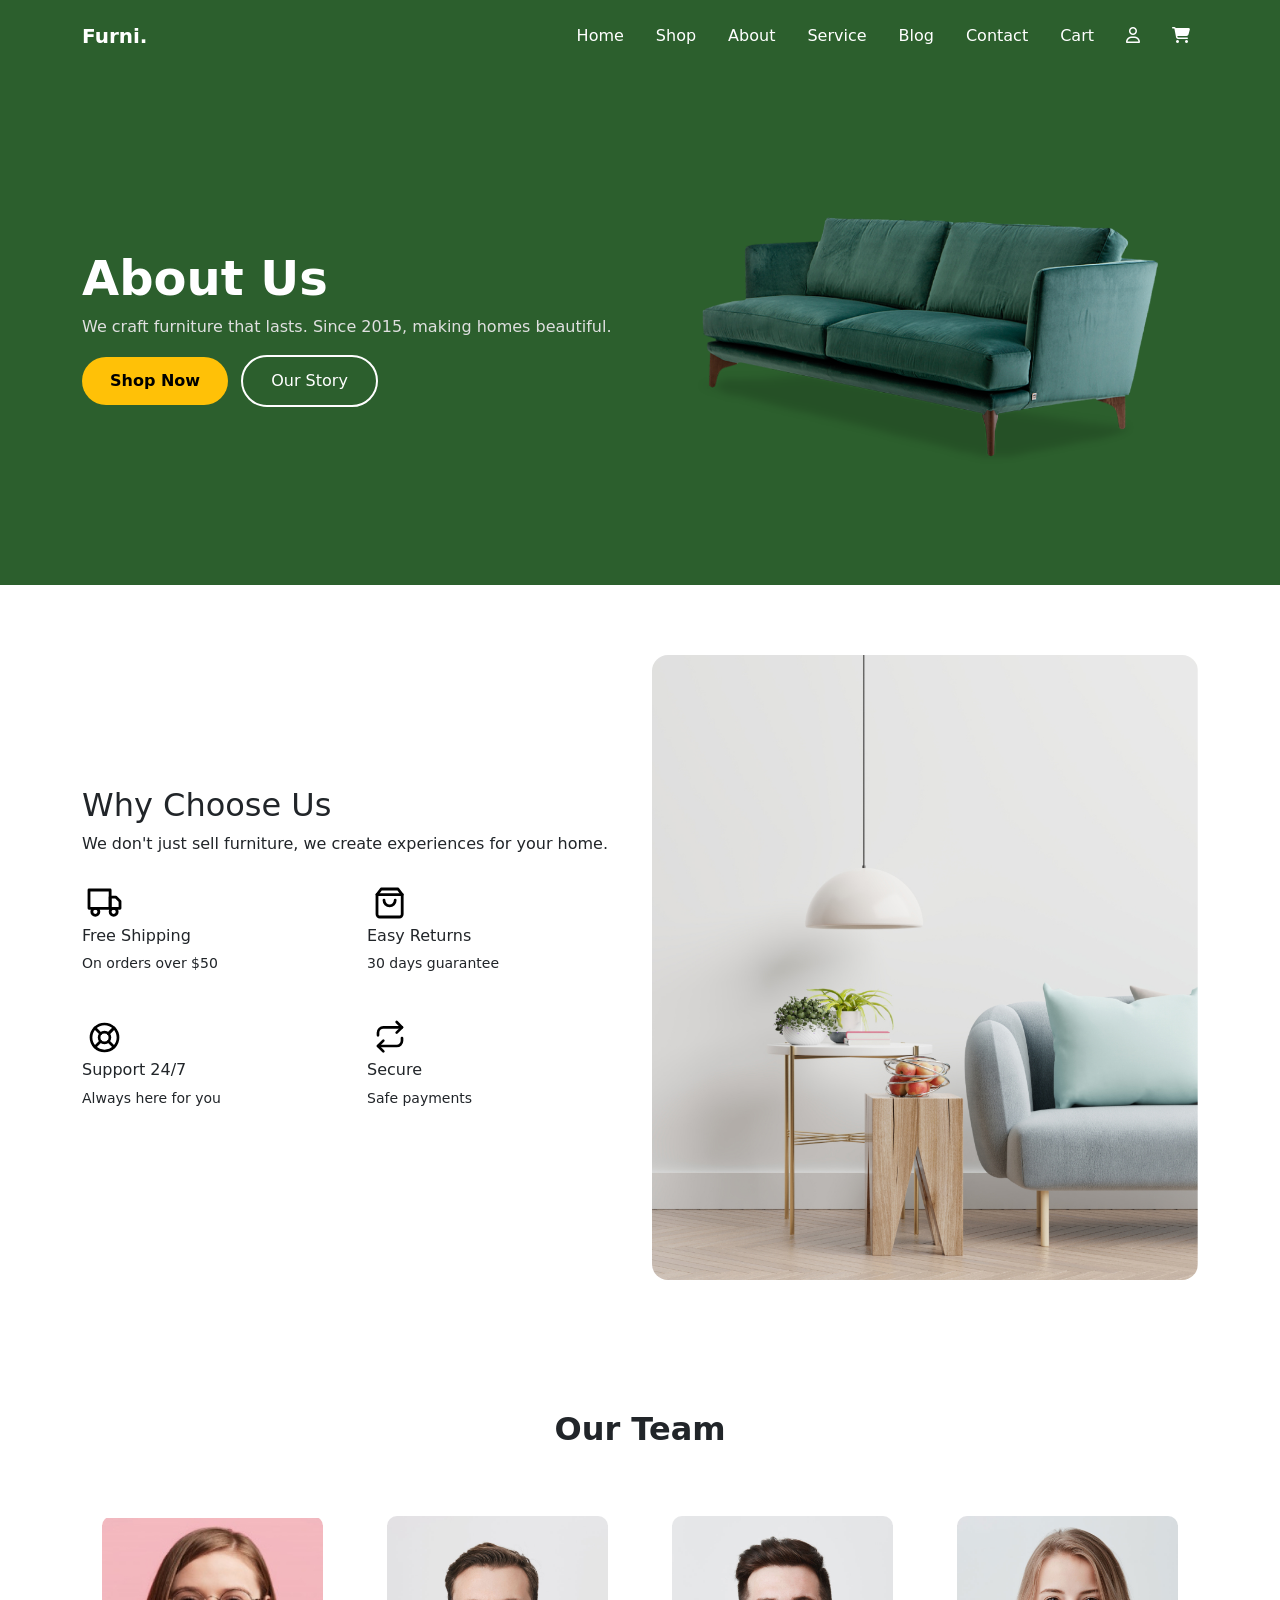
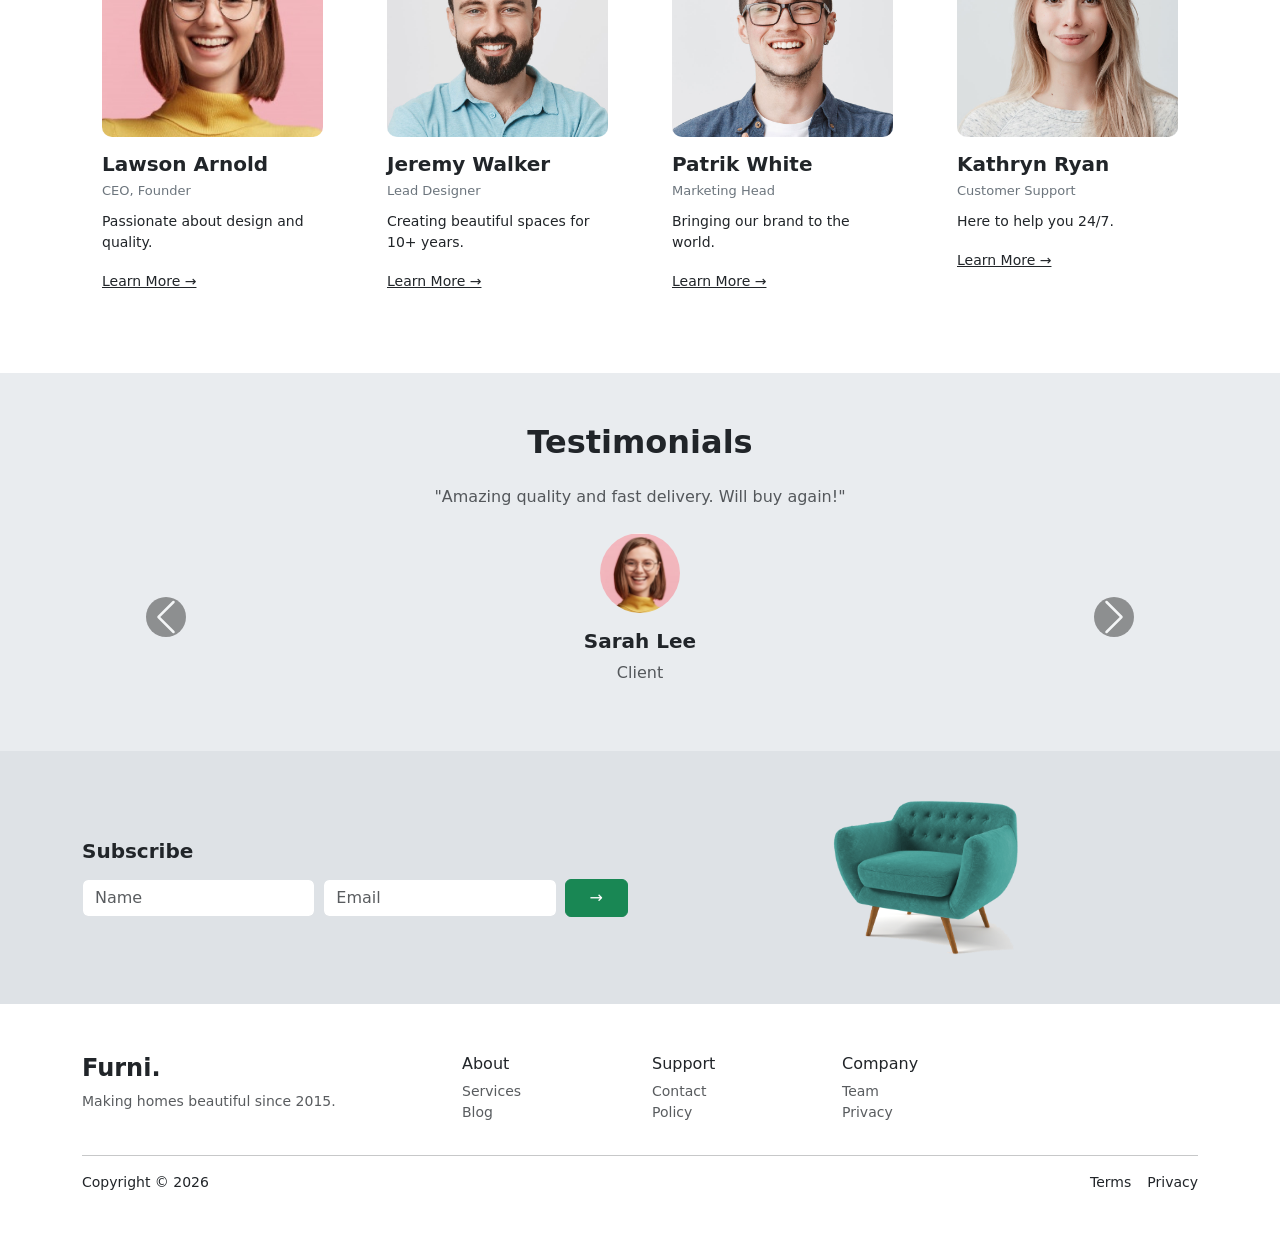
<file: about.html>
<!DOCTYPE html>
<html lang="en">
<head>
    <meta charset="UTF-8">
    <meta name="viewport" content="width=device-width, initial-scale=1.0">
    <title>Furni. - Premium Furniture</title>
    <link rel="stylesheet" href="https://cdnjs.cloudflare.com/ajax/libs/font-awesome/6.4.2/css/all.min.css">

    <link href="https://cdn.jsdelivr.net/npm/bootstrap@5.3.2/dist/css/bootstrap.min.css" rel="stylesheet">
    <link rel="stylesheet" href="style.css">
    
</head>
<body>
    <nav class="navbar navbar-expand-lg nv py-3">
        <div class="container">
            <a class="navbar-brand nb fw-bold" href="#">Furni.</a>
            <button class="navbar-toggler bg-light" type="button" data-bs-toggle="collapse" data-bs-target="#mnu">
                <span class="navbar-toggler-icon"></span>
            </button>
            <div class="collapse navbar-collapse" id="mnu">
                <ul class="navbar-nav ms-auto gap-3">
                    <li class="nav-item"><a class="nav-link nvl" href="index.html">Home</a></li>
                    <li class="nav-item"><a class="nav-link nvl" href="shop.html">Shop</a></li>
                    <li class="nav-item"><a class="nav-link nvl" href="about.html">About</a></li>
                    <li class="nav-item"><a class="nav-link nvl" href="service.html">Service</a></li>

                    <li class="nav-item"><a class="nav-link nvl" href="blog.html">Blog</a></li>
                    <li class="nav-item"><a class="nav-link nvl" href="contact.html">Contact</a></li>
                    <li class="nav-item"><a class="nav-link nvl" href="cart.html">Cart</a></li>
   <li class="nav-item"><a class="nav-link nvl" href="checkout.html"><i class="fa-regular fa-user"></i></a></li>          
   <li class="nav-item"><a class="nav-link nvl" href="order.html"><i class="fa-solid fa-cart-shopping"></i></a></li>                </ul>
   
            </div>
        </div>
    </nav>

    <section class="bnr">
        <div class="container">
            <div class="row align-items-center">
                <div class="col-lg-6">
                    <h1>About Us</h1>
                    <p>We craft furniture that lasts. Since 2015, making homes beautiful.</p>
                    <button class="btn1 me-2">Shop Now</button>
                    <button class="btn2">Our Story</button>
                </div>
                <div class="col-lg-6 text-center">
                    <img src="Images/couch.png" class="img-fluid" alt="sofa" style="max-width: 90%;">
                </div>
            </div>
        </div>
    </section>

    <section class="abt-feat">
        <div class="container">
            <div class="row align-items-center">
                <div class="col-lg-6">
                    <h2>Why Choose Us</h2>
                    <p class="mb-4">We don't just sell furniture, we create experiences for your home.</p>
                    <div class="row">
                        <div class="col-md-6 mb-4">
                            <div class=""><img src="Images/truck.svg" alt=""></div>
                            <h6>Free Shipping</h6>
                            <p class="small">On orders over $50</p>
                        </div>
                        <div class="col-md-6 mb-4">
                            <div class=""><img src="Images/bag.svg" alt=""></div>
                            <h6>Easy Returns</h6>
                            <p class="small">30 days guarantee</p>
                        </div>
                        <div class="col-md-6 mb-4">
                            <div class=""><img src="Images/support.svg" alt=""></div>
                            <h6>Support 24/7</h6>
                            <p class="small">Always here for you</p>
                        </div>
                        <div class="col-md-6 mb-4">
                            <div class=""><img src="Images/return.svg" alt=""></div>
                            <h6>Secure</h6>
                            <p class="small">Safe payments</p>
                        </div>
                    </div>
                </div>
                <div class="col-lg-6 text-center">
                    <img src="Images/why-choose-us-img.jpg" class="img-fluid rounded-4" alt="">
                </div>
            </div>
        </div>
    </section>

    <section class="tm">
        <div class="container">
            <h2 class="text-center mb-5 fw-bold">Our Team</h2>
            <div class="row g-4">
                <div class="col-md-6 col-lg-3">
                    <div class="tmcrd">
                        <img src="Images/person-1.jpg" alt="Lawson">
                        <h5 class="tmtl">Lawson Arnold</h5>
                        <p class="tmrl">CEO, Founder</p>
                        <p class="small">Passionate about design and quality.</p>
                        <a href="#" class="small text-dark">Learn More →</a>
                    </div>
                </div>
                <div class="col-md-6 col-lg-3">
                    <div class="tmcrd">
                        <img src="Images/person_2.jpg" alt="Jeremy">
                        <h5 class="tmtl">Jeremy Walker</h5>
                        <p class="tmrl">Lead Designer</p>
                        <p class="small">Creating beautiful spaces for 10+ years.</p>
                        <a href="#" class="small text-dark">Learn More →</a>
                    </div>
                </div>
                <div class="col-md-6 col-lg-3">
                    <div class="tmcrd">
                        <img src="Images/person_3.jpg" alt="Patrik">
                        <h5 class="tmtl">Patrik White</h5>
                        <p class="tmrl">Marketing Head</p>
                        <p class="small">Bringing our brand to the world.</p>
                        <a href="#" class="small text-dark">Learn More →</a>
                    </div>
                </div>
                <div class="col-md-6 col-lg-3">
                    <div class="tmcrd">
                        <img src="Images/person_4.jpg" alt="Kathryn">
                        <h5 class="tmtl">Kathryn Ryan</h5>
                        <p class="tmrl">Customer Support</p>
                        <p class="small">Here to help you 24/7.</p>
                        <a href="#" class="small text-dark">Learn More →</a>
                    </div>
                </div>
            </div>
        </div>
    </section>

    <section class="tst">
        <div class="container text-center">
            <h2 class="fw-bold mb-4">Testimonials</h2>
            <p class="text-muted mb-4">"Amazing quality and fast delivery. Will buy again!"</p>
            <div id="crl" class="carousel slide" data-bs-ride="carousel">
                <div class="carousel-inner">
                    <div class="carousel-item active">
                        <img src="Images/person-1.jpg" class="rounded-circle mb-3" width="80">
                        <h5 class="fw-bold">Sarah Lee</h5>
                        <p class="text-muted">Client</p>
                    </div>
                    <div class="carousel-item">
                        <img src="Images/person_2.jpg" class="rounded-circle mb-3" width="80">
                        <h5 class="fw-bold">Maria Jones</h5>
                        <p class="text-muted">Client</p>
                    </div>
                </div>
                <button class="carousel-control-prev" type="button" data-bs-target="#crl" data-bs-slide="prev">
                    <span class="carousel-control-prev-icon crl-prev"></span>
                </button>
                <button class="carousel-control-next" type="button" data-bs-target="#crl" data-bs-slide="next">
                    <span class="carousel-control-next-icon crl-next"></span>
                </button>
            </div>
        </div>
    </section>

    <section class="nl">
        <div class="container">
            <div class="row align-items-center">
                <div class="col-md-6">
                    <h5 class="fw-bold mb-3">Subscribe</h5>
                    <div class="d-flex gap-2">
                        <input type="text" class="form-control" placeholder="Name">
                        <input type="email" class="form-control" placeholder="Email">
                        <button class="btn btn-success px-4">→</button>
                    </div>
                </div>
                <div class="col-md-6 text-center">
                    <img src="Images/sofa.png" width="200">
                </div>
            </div>
        </div>
    </section>

    <footer class="ftr">
        <div class="container">
            <div class="row">
                <div class="col-md-4">
                    <h4 class="fw-bold">Furni.</h4>
                    <p class="text-muted small">Making homes beautiful since 2015.</p>
                </div>
                <div class="col-md-2"><h6>About</h6><ul class="list-unstyled text-muted small"><li>Services</li><li>Blog</li></ul></div>
                <div class="col-md-2"><h6>Support</h6><ul class="list-unstyled text-muted small"><li>Contact</li><li>Policy</li></ul></div>
                <div class="col-md-2"><h6>Company</h6><ul class="list-unstyled text-muted small"><li>Team</li><li>Privacy</li></ul></div>
            </div>
            <hr>
            <div class="d-flex justify-content-between small">
                <span>Copyright © 2026</span>
                <div><span class="me-3">Terms</span><span>Privacy</span></div>
            </div>
        </div>
    </footer>

    <script src="https://cdn.jsdelivr.net/npm/bootstrap@5.3.2/dist/js/bootstrap.bundle.min.js"></script>
</body>
</html>
</file>
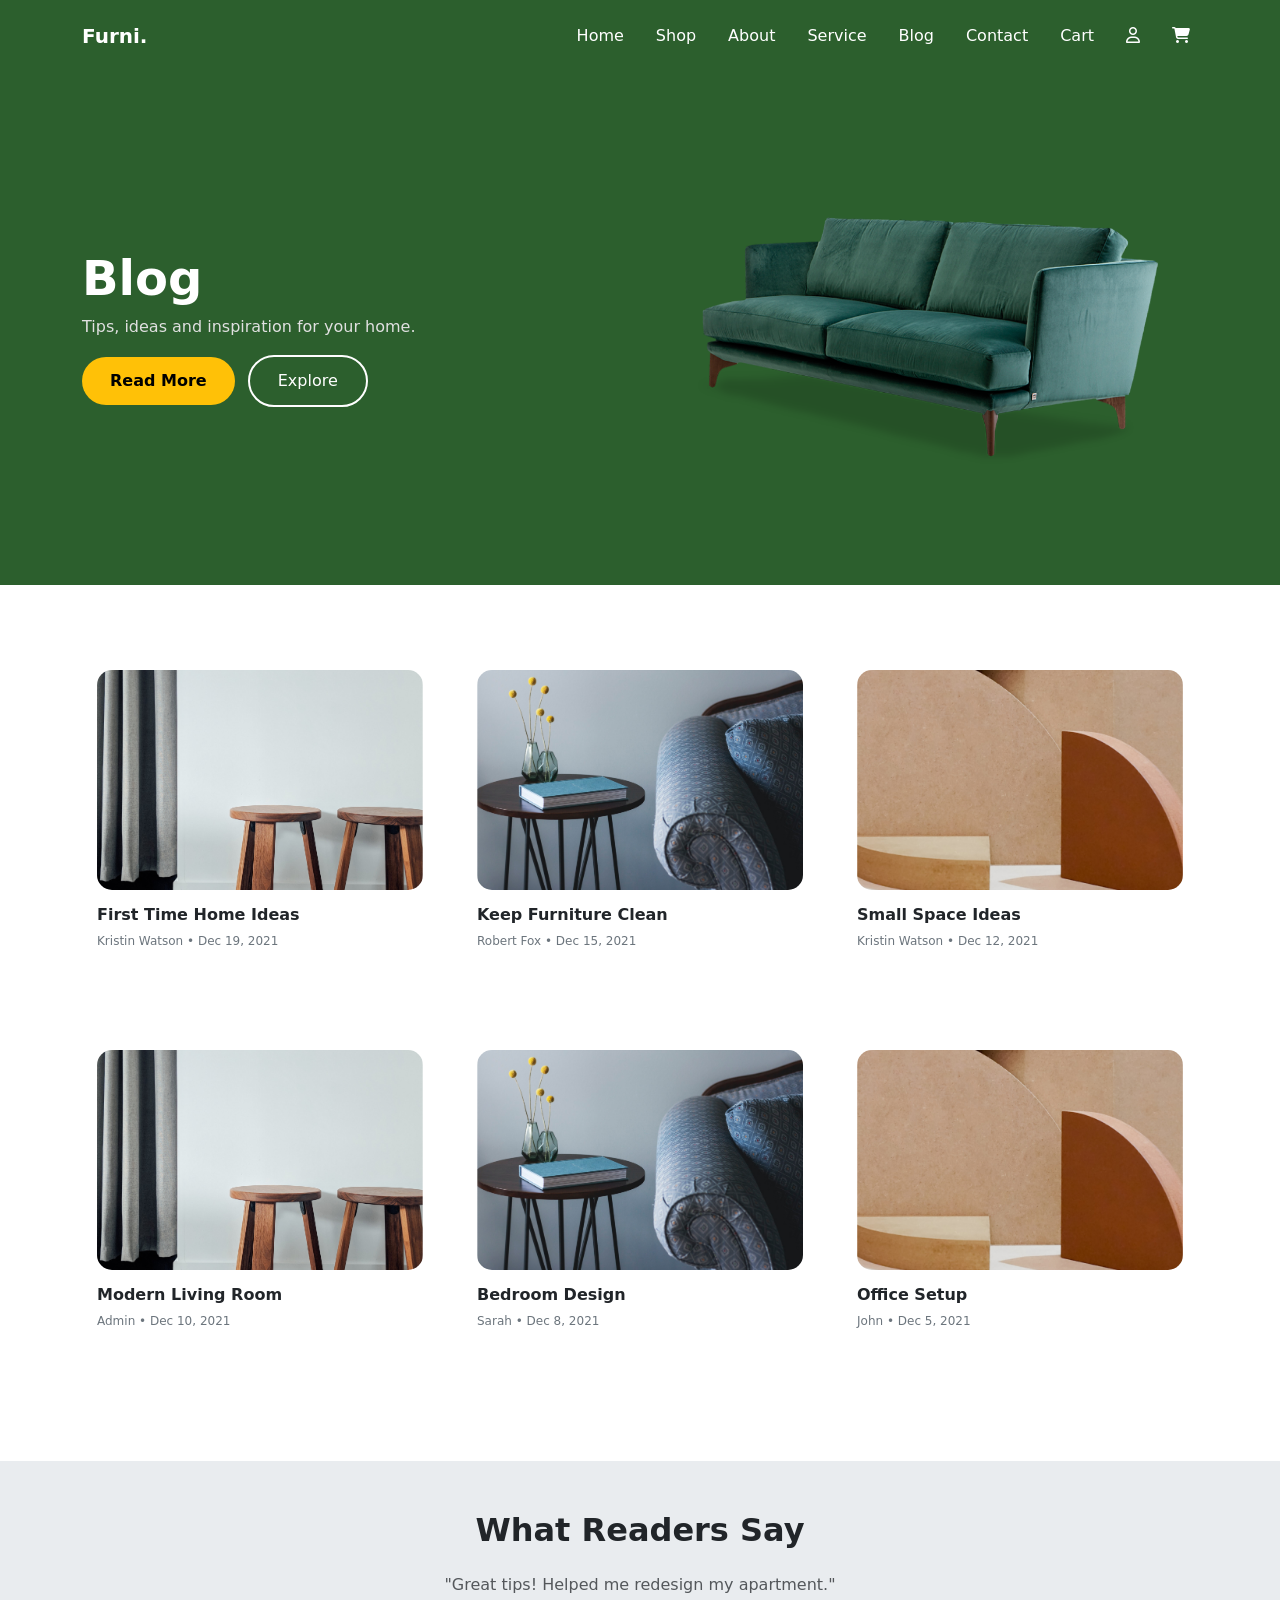
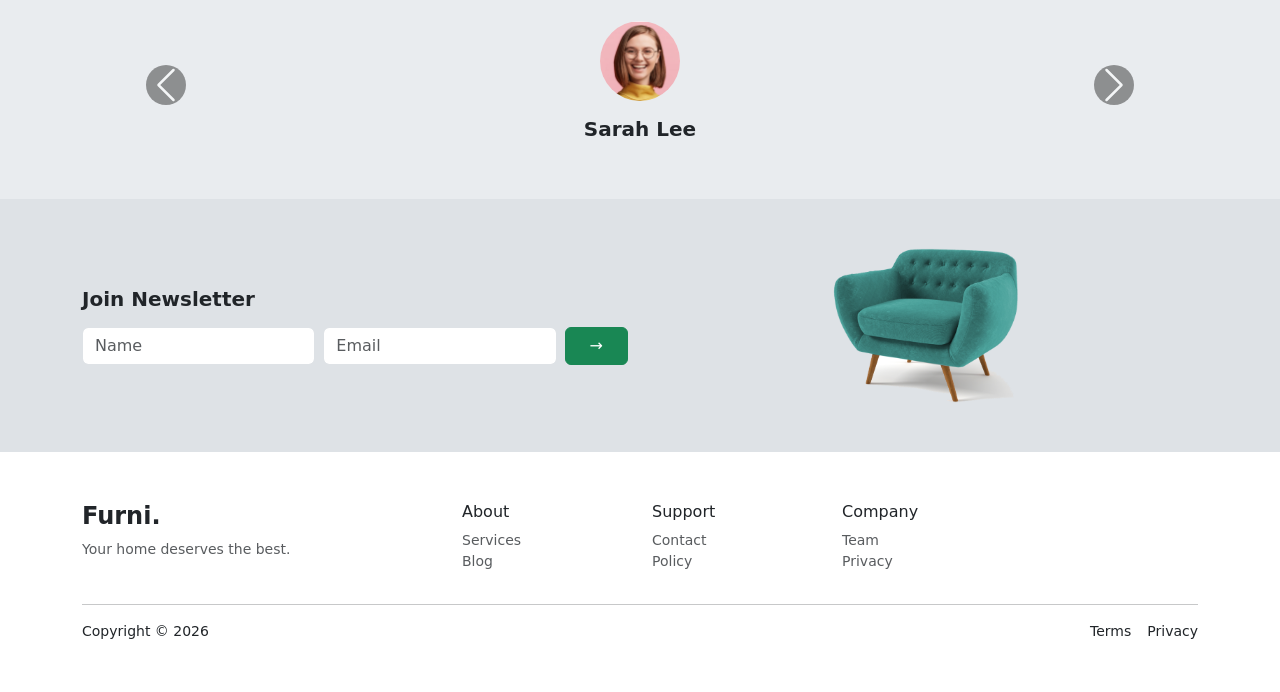
<file: blog.html>
<!DOCTYPE html>
<html lang="en">
<head>
    <meta charset="UTF-8">
    <meta name="viewport" content="width=device-width, initial-scale=1.0">
    <title>Furni - Premium Furniture</title>
    <link rel="stylesheet" href="https://cdnjs.cloudflare.com/ajax/libs/font-awesome/6.4.2/css/all.min.css">

    <link href="https://cdn.jsdelivr.net/npm/bootstrap@5.3.2/dist/css/bootstrap.min.css" rel="stylesheet">
    <link rel="stylesheet" href="style.css">
</head>
<body>
    <nav class="navbar navbar-expand-lg nv py-3">
        <div class="container">
            <a class="navbar-brand nb fw-bold" href="#">Furni.</a>
            <button class="navbar-toggler bg-light" type="button" data-bs-toggle="collapse" data-bs-target="#mnu">
                <span class="navbar-toggler-icon"></span>
            </button>
            <div class="collapse navbar-collapse" id="mnu">
                <ul class="navbar-nav ms-auto gap-3">
                    <li class="nav-item"><a class="nav-link nvl" href="index.html">Home</a></li>
                    <li class="nav-item"><a class="nav-link nvl" href="shop.html">Shop</a></li>
                    <li class="nav-item"><a class="nav-link nvl" href="about.html">About</a></li>
                    <li class="nav-item"><a class="nav-link nvl" href="service.html">Service</a></li>

                    <li class="nav-item"><a class="nav-link nvl" href="blog.html">Blog</a></li>
                    <li class="nav-item"><a class="nav-link nvl" href="contact.html">Contact</a></li>
                    <li class="nav-item"><a class="nav-link nvl" href="cart.html">Cart</a></li>
   <li class="nav-item"><a class="nav-link nvl" href="checkout.html"><i class="fa-regular fa-user"></i></a></li>              
      <li class="nav-item"><a class="nav-link nvl" href="order.html"><i class="fa-solid fa-cart-shopping"></i></a></li>                </ul>

            </div>
        </div>
    </nav>

    <section class="bnr">
        <div class="container">
            <div class="row align-items-center">
                <div class="col-lg-6">
                    <h1> Blog</h1>
                    <p>Tips, ideas and inspiration for your home.</p>
                    <button class="btn1 me-2">Read More</button>
                    <button class="btn2">Explore</button>
                </div>
                <div class="col-lg-6 text-center">
                    <img src="Images/couch.png" class="img-fluid" alt="sofa" style="max-width: 90%;">
                </div>
            </div>
        </div>
    </section>

    <section class="blg-sec">
        <div class="container">
            <div class="row g-4">
                <div class="col-md-6 col-lg-4">
                    <div class="blgcrd">
                        <img src="Images/post-1.jpg" class="blgimg">
                        <h5 class="blgttl">First Time Home Ideas</h5>
                        <p class="blgdt">Kristin Watson • Dec 19, 2021</p>
                    </div>
                </div>
                <div class="col-md-6 col-lg-4">
                    <div class="blgcrd">
                        <img src="Images/post-2.jpg" class="blgimg">
                        <h5 class="blgttl">Keep Furniture Clean</h5>
                        <p class="blgdt">Robert Fox • Dec 15, 2021</p>
                    </div>
                </div>
                <div class="col-md-6 col-lg-4">
                    <div class="blgcrd">
                        <img src="Images/post-3.jpg" class="blgimg">
                        <h5 class="blgttl">Small Space Ideas</h5>
                        <p class="blgdt">Kristin Watson • Dec 12, 2021</p>
                    </div>
                </div>
                <div class="col-md-6 col-lg-4">
                    <div class="blgcrd">
                        <img src="Images/post-1.jpg" class="blgimg">
                        <h5 class="blgttl">Modern Living Room</h5>
                        <p class="blgdt">Admin • Dec 10, 2021</p>
                    </div>
                </div>
                <div class="col-md-6 col-lg-4">
                    <div class="blgcrd">
                        <img src="Images/post-2.jpg" class="blgimg">
                        <h5 class="blgttl">Bedroom Design</h5>
                        <p class="blgdt">Sarah • Dec 8, 2021</p>
                    </div>
                </div>
                <div class="col-md-6 col-lg-4">
                    <div class="blgcrd">
                        <img src="Images/post-3.jpg" class="blgimg">
                        <h5 class="blgttl">Office Setup</h5>
                        <p class="blgdt">John • Dec 5, 2021</p>
                    </div>
                </div>
            </div>
        </div>
    </section>

    <section class="tst">
        <div class="container text-center">
            <h2 class="fw-bold mb-4">What Readers Say</h2>
            <p class="text-muted mb-4">"Great tips! Helped me redesign my apartment."</p>
            <div id="crl" class="carousel slide" data-bs-ride="carousel">
                <div class="carousel-inner">
                    <div class="carousel-item active">
                        <img src="Images/person-1.jpg" class="rounded-circle mb-3" width="80">
                        <h5 class="fw-bold">Sarah Lee</h5>
                    </div>
                    <div class="carousel-item">
                        <img src="Images/person_2.jpg" class="rounded-circle mb-3" width="80">
                        <h5 class="fw-bold">Maria Jones</h5>
                    </div>
                </div>
                <button class="carousel-control-prev" type="button" data-bs-target="#crl" data-bs-slide="prev">
                    <span class="carousel-control-prev-icon crl-prev"></span>
                </button>
                <button class="carousel-control-next" type="button" data-bs-target="#crl" data-bs-slide="next">
                    <span class="carousel-control-next-icon crl-next"></span>
                </button>
            </div>
        </div>
    </section>

    <section class="nl">
        <div class="container">
            <div class="row align-items-center">
                <div class="col-md-6">
                    <h5 class="fw-bold mb-3">Join Newsletter</h5>
                    <div class="d-flex gap-2">
                        <input type="text" class="form-control" placeholder="Name">
                        <input type="email" class="form-control" placeholder="Email">
                        <button class="btn btn-success px-4">→</button>
                    </div>
                </div>
                <div class="col-md-6 text-center">
                    <img src="Images/sofa.png" width="200">
                </div>
            </div>
        </div>
    </section>

    <footer class="ftr">
        <div class="container">
            <div class="row">
                <div class="col-md-4">
                    <h4 class="fw-bold">Furni.</h4>
                    <p class="text-muted small">Your home deserves the best.</p>
                </div>
                <div class="col-md-2"><h6>About</h6><ul class="list-unstyled text-muted small"><li>Services</li><li>Blog</li></ul></div>
                <div class="col-md-2"><h6>Support</h6><ul class="list-unstyled text-muted small"><li>Contact</li><li>Policy</li></ul></div>
                <div class="col-md-2"><h6>Company</h6><ul class="list-unstyled text-muted small"><li>Team</li><li>Privacy</li></ul></div>
            </div>
            <hr>
            <div class="d-flex justify-content-between small">
                <span>Copyright © 2026</span>
                <div><span class="me-3">Terms</span><span>Privacy</span></div>
            </div>
        </div>
    </footer>

    <script src="https://cdn.jsdelivr.net/npm/bootstrap@5.3.2/dist/js/bootstrap.bundle.min.js"></script>
</body>
</html>
</file>
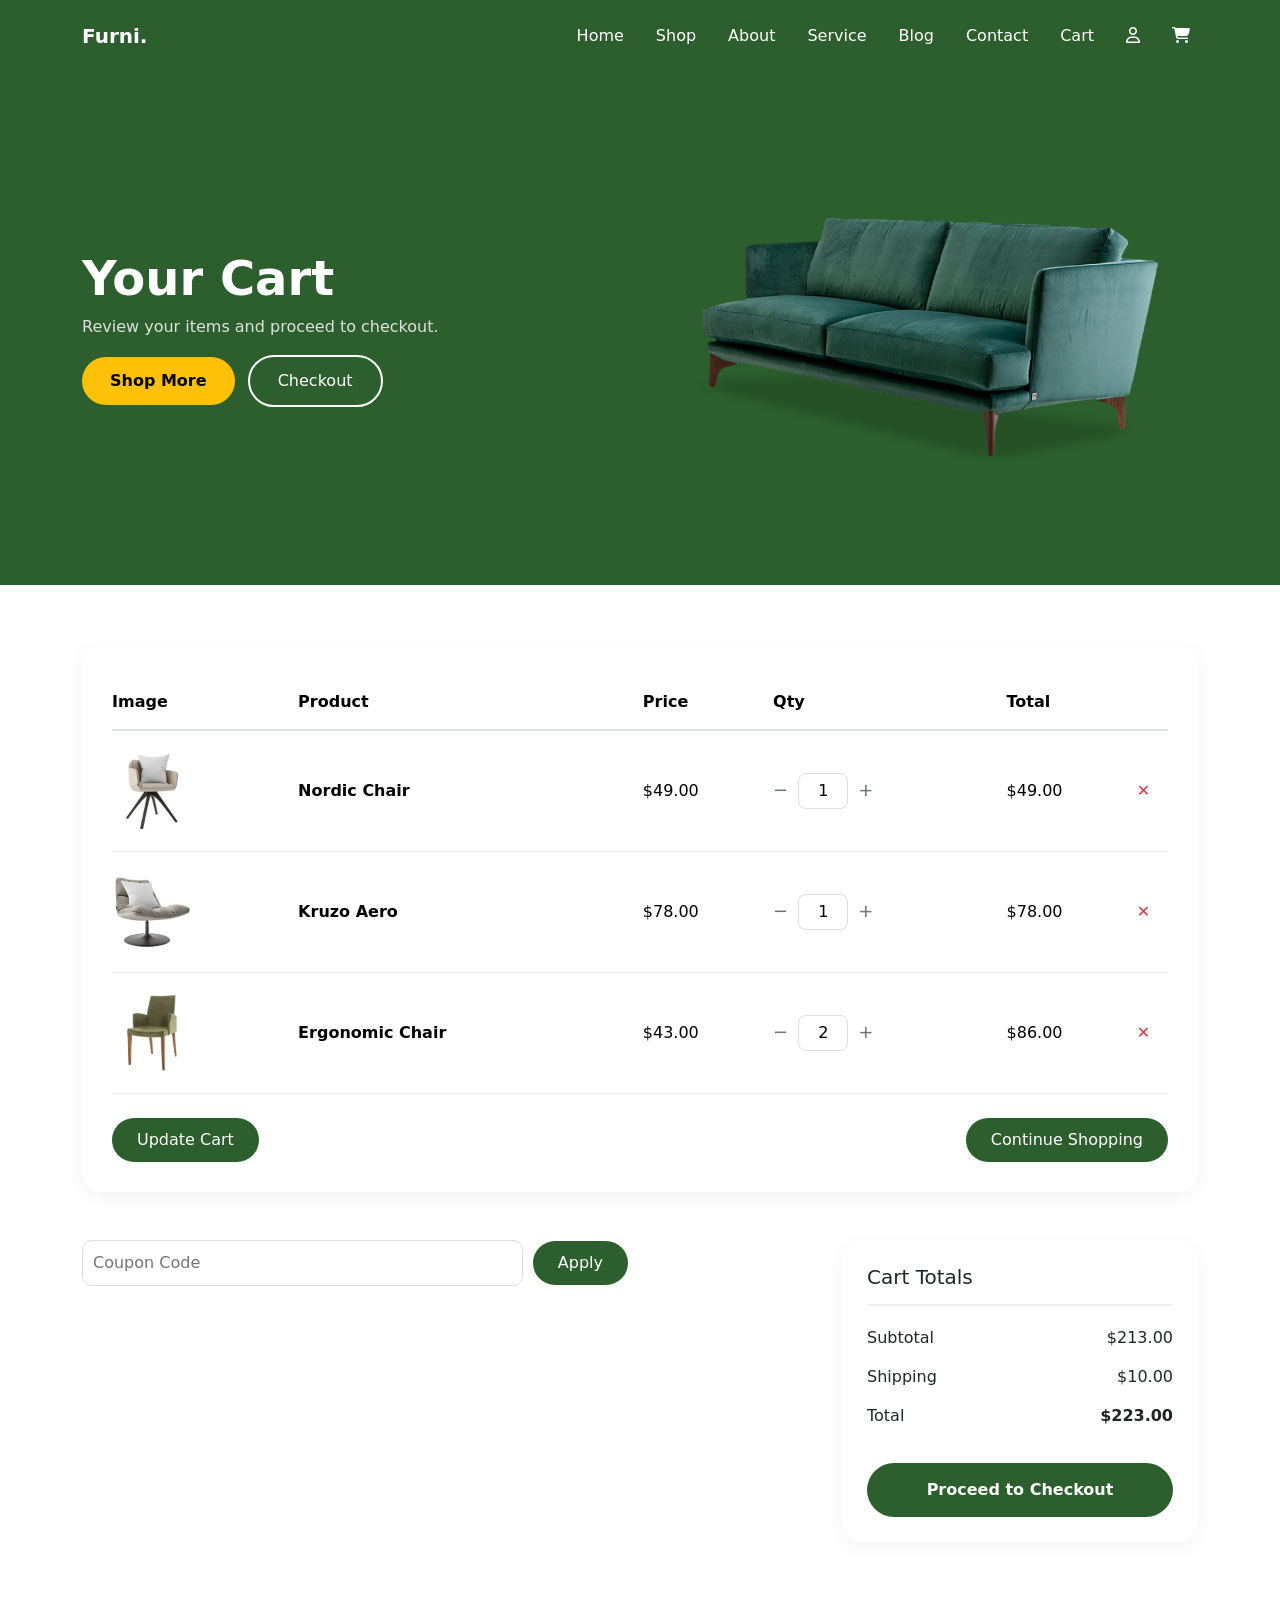
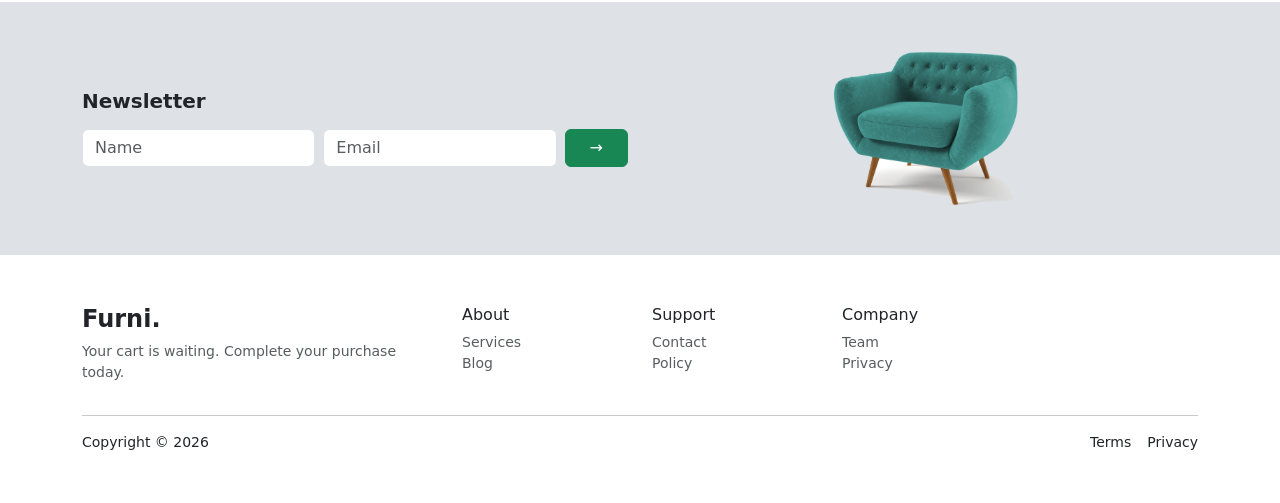
<file: cart.html>
<!DOCTYPE html>
<html lang="en">

<head>
    <meta charset="UTF-8">
    <meta name="viewport" content="width=device-width, initial-scale=1.0">
    <title>Furni - Premium Furniture</title>
    <link rel="stylesheet" href="https://cdnjs.cloudflare.com/ajax/libs/font-awesome/6.4.2/css/all.min.css">

    <link href="https://cdn.jsdelivr.net/npm/bootstrap@5.3.2/dist/css/bootstrap.min.css" rel="stylesheet">
    <link rel="stylesheet" href="style.css">
</head>

<body>
    <nav class="navbar navbar-expand-lg nv py-3">
        <div class="container">
            <a class="navbar-brand nb fw-bold" href="#">Furni.</a>
            <button class="navbar-toggler bg-light" type="button" data-bs-toggle="collapse" data-bs-target="#mnu">
                <span class="navbar-toggler-icon"></span>
            </button>
            <div class="collapse navbar-collapse" id="mnu">
                <ul class="navbar-nav ms-auto gap-3">
                    <li class="nav-item"><a class="nav-link nvl" href="index.html">Home</a></li>
                    <li class="nav-item"><a class="nav-link nvl" href="shop.html">Shop</a></li>
                    <li class="nav-item"><a class="nav-link nvl" href="about.html">About</a></li>
                    <li class="nav-item"><a class="nav-link nvl" href="service.html">Service</a></li>

                    <li class="nav-item"><a class="nav-link nvl" href="blog.html">Blog</a></li>
                    <li class="nav-item"><a class="nav-link nvl" href="contact.html">Contact</a></li>
                    <li class="nav-item"><a class="nav-link nvl" href="cart.html">Cart</a></li>
   <li class="nav-item"><a class="nav-link nvl" href="checkout.html"><i class="fa-regular fa-user"></i></a></li>     
   <li class="nav-item"><a class="nav-link nvl" href="order.html"><i class="fa-solid fa-cart-shopping"></i></a></li>                </ul>

            </div>
        </div>
    </nav>

    <section class="bnr">
        <div class="container">
            <div class="row align-items-center">
                <div class="col-lg-6">
                    <h1>Your Cart</h1>
                    <p>Review your items and proceed to checkout.</p>
                    <button class="btn1 me-2">Shop More</button>
                    <button class="btn2">Checkout</button>
                </div>
                <div class="col-lg-6 text-center">
                    <img src="Images/couch.png" class="img-fluid" alt="sofa" style="max-width: 90%;">
                </div>
            </div>
        </div>
    </section>

    <section class="crt-sec">
        <div class="container">
            <div class="crtbl">
                <table class="table">
                    <thead>
                        <tr>
                            <th>Image</th>
                            <th>Product</th>
                            <th>Price</th>
                            <th>Qty</th>
                            <th>Total</th>
                            <th></th>
                        </tr>
                    </thead>
                    <tbody>
                        <tr>
                            <td><img src="Images/product-1.png" class="prdimg"></td>
                            <td class="fw-bold">Nordic Chair</td>
                            <td>$49.00</td>
                            <td>
                                <span class="qtybtn">−</span>
                                <input type="text" class="qty" value="1">
                                <span class="qtybtn">+</span>
                            </td>
                            <td>$49.00</td>
                            <td><span class="rmv">✕</span></td>
                        </tr>
                        <tr>
                            <td><img src="Images/product-2.png" class="prdimg"></td>
                            <td class="fw-bold">Kruzo Aero</td>
                            <td>$78.00</td>
                            <td>
                                <span class="qtybtn">−</span>
                                <input type="text" class="qty" value="1">
                                <span class="qtybtn">+</span>
                            </td>
                            <td>$78.00</td>
                            <td><span class="rmv">✕</span></td>
                        </tr>
                        <tr>
                            <td><img src="Images/product-3.png" class="prdimg"></td>
                            <td class="fw-bold">Ergonomic Chair</td>
                            <td>$43.00</td>
                            <td>
                                <span class="qtybtn">−</span>
                                <input type="text" class="qty" value="2">
                                <span class="qtybtn">+</span>
                            </td>
                            <td>$86.00</td>
                            <td><span class="rmv">✕</span></td>
                        </tr>
                    </tbody>
                </table>

                <div class="d-flex justify-content-between mt-4">
                    <button class="btndark">Update Cart</button>
                    <button class="btndark">Continue Shopping</button>
                </div>
            </div>

            <div class="row mt-5">
                <div class="col-md-6">
                    <div class="coupn">
                        <input type="text" placeholder="Coupon Code">
                        <button class="btndark">Apply</button>
                    </div>
                </div>
                <div class="col-md-4 offset-md-2">
                    <div class="totalbx">
                        <h5>Cart Totals</h5>
                        <div class="totalrow">
                            <span>Subtotal</span>
                            <span>$213.00</span>
                        </div>
                        <div class="totalrow">
                            <span>Shipping</span>
                            <span>$10.00</span>
                        </div>
                        <div class="totalrow">
                            <span>Total</span>
                            <span class="fw-bold">$223.00</span>
                        </div>
                        <button class="btnchk">Proceed to Checkout</button>
                    </div>
                </div>
            </div>
        </div>
    </section>

    <section class="nl">
        <div class="container">
            <div class="row align-items-center">
                <div class="col-md-6">
                    <h5 class="fw-bold mb-3">Newsletter</h5>
                    <div class="d-flex gap-2">
                        <input type="text" class="form-control" placeholder="Name">
                        <input type="email" class="form-control" placeholder="Email">
                        <button class="btn btn-success px-4">→</button>
                    </div>
                </div>
                <div class="col-md-6 text-center">
                    <img src="Images/sofa.png" width="200">
                </div>
            </div>
        </div>
    </section>

    <footer class="ftr">
        <div class="container">
            <div class="row">
                <div class="col-md-4">
                    <h4 class="fw-bold">Furni.</h4>
                    <p class="text-muted small">Your cart is waiting. Complete your purchase today.</p>
                </div>
                <div class="col-md-2">
                    <h6>About</h6>
                    <ul class="list-unstyled text-muted small">
                        <li>Services</li>
                        <li>Blog</li>
                    </ul>
                </div>
                <div class="col-md-2">
                    <h6>Support</h6>
                    <ul class="list-unstyled text-muted small">
                        <li>Contact</li>
                        <li>Policy</li>
                    </ul>
                </div>
                <div class="col-md-2">
                    <h6>Company</h6>
                    <ul class="list-unstyled text-muted small">
                        <li>Team</li>
                        <li>Privacy</li>
                    </ul>
                </div>
            </div>
            <hr>
            <div class="d-flex justify-content-between small">
                <span>Copyright © 2026</span>
                <div><span class="me-3">Terms</span><span>Privacy</span></div>
            </div>
        </div>
    </footer>

    <script src="https://cdn.jsdelivr.net/npm/bootstrap@5.3.2/dist/js/bootstrap.bundle.min.js"></script>
</body>

</html>
</file>
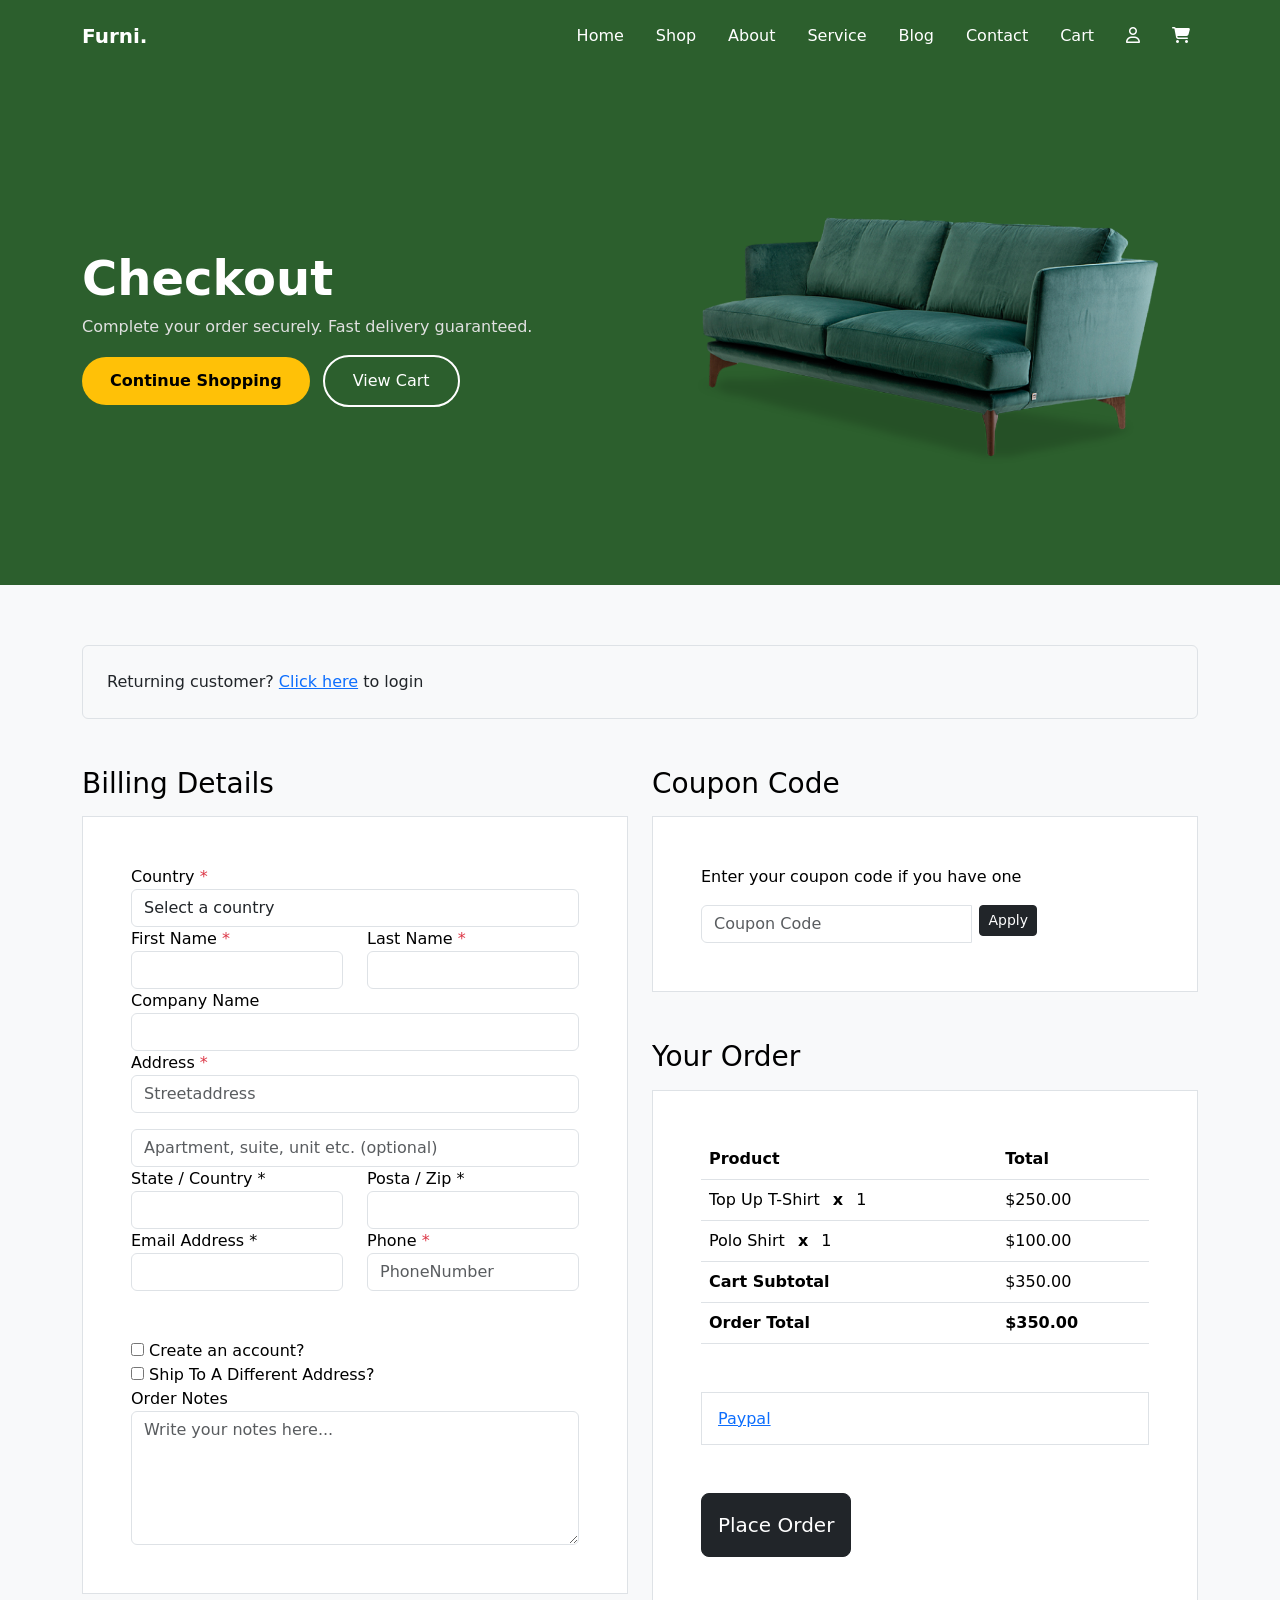
<file: checkout.html>
<!DOCTYPE html>
<html lang="en">
<head>
    <meta charset="UTF-8">
    <meta name="viewport" content="width=device-width, initial-scale=1.0">
    <title>Furni - Premium Furniture</title>
    <link rel="stylesheet" href="https://cdnjs.cloudflare.com/ajax/libs/font-awesome/6.4.2/css/all.min.css">
  
    <link href="https://cdn.jsdelivr.net/npm/bootstrap@5.3.2/dist/css/bootstrap.min.css" rel="stylesheet">
    <link rel="stylesheet" href="style.css">
    
</head>
<body>
    <nav class="navbar navbar-expand-lg nv py-3">
        <div class="container">
            <a class="navbar-brand nb fw-bold" href="#">Furni.</a>
            <button class="navbar-toggler bg-light" type="button" data-bs-toggle="collapse" data-bs-target="#mnu">
                <span class="navbar-toggler-icon"></span>
            </button>
            <div class="collapse navbar-collapse" id="mnu">
                <ul class="navbar-nav ms-auto gap-3">
                    <li class="nav-item"><a class="nav-link nvl" href="index.html">Home</a></li>
                    <li class="nav-item"><a class="nav-link nvl" href="shop.html">Shop</a></li>
                    <li class="nav-item"><a class="nav-link nvl" href="about.html">About</a></li>
                    <li class="nav-item"><a class="nav-link nvl" href="service.html">Service</a></li>

                    <li class="nav-item"><a class="nav-link nvl" href="blog.html">Blog</a></li>
                    <li class="nav-item"><a class="nav-link nvl" href="contact.html">Contact</a></li>
                    <li class="nav-item"><a class="nav-link nvl" href="cart.html">Cart</a></li>
   <li class="nav-item"><a class="nav-link nvl" href="checkout.html"><i class="fa-regular fa-user"></i></a></li>           

   <li class="nav-item"><a class="nav-link nvl" href="order.html"><i class="fa-solid fa-cart-shopping"></i></a></li>                </ul>
               
            </div>
        </div>
    </nav>
     <section class="bnr">
        <div class="container">
            <div class="row align-items-center">
                <div class="col-lg-6">
                    <h1>Checkout</h1>
                    <p>Complete your order securely. Fast delivery guaranteed.</p>
                    <button class="btn1 me-2">Continue Shopping</button>
                    <button class="btn2">View Cart</button>
                </div>
                <div class="col-lg-6 text-center">
                    <img src="Images/couch.png" class="img-fluid" alt="sofa" style="max-width: 90%;">
                </div>
            </div>
        </div>
    </section>
    <div class="untree_co-section">
<div class="container">
<div class="row mb-5">
<div class="col-md-12">
<div class="border p-4 rounded" role="alert">
Returning customer? <a href="#">Click here</a> to login
</div>
</div>
</div>
<div class="row">
<div class="col-md-6 mb-5 mb-md-0">
<h2 class="h3 mb-3 text-black">Billing Details</h2>
<div class="p-3 p-lg-5 border bg-white">
<div>
<label for="c_country" class="text-black">Country <span class="text-danger">*</span></label>
<select id="c_country" class="form-control">
<option value="1">Select a country</option>
<option value="2">Egypt</option>
<option value="3">Saudi Arabia</option>
<option value="4">Qatar</option>
<option value="5">Libya</option>
<option value="6">Lebanon</option>
<option value="7">Iraq</option>
<option value="8">Jordan</option>
<option value="9">Morocco</option>
</select>
</div>
<div class="row">
<div class="col-md-6">
<label for="c_fname" class="text-black">First Name <span class="text-danger">*</span></label>
<input type="text" class="form-control" id="c_fname" name="c_fname">
</div>
<div class="col-md-6">
<label for="c_lname" class="text-black">Last Name <span class="text-danger">*</span></label>
<input type="text" class="form-control" id="c_lname" name="c_lname">
</div>
</div>
<div class="row">
<div class="col-md-12">
<label for="c_companyname" class="text-black">Company Name</label>
<input type="text" class="form-control" id="c_companyname" name="c_companyname">
</div>
</div>
<div class="row">
<div class="col-md-12">
<label for="c_address" class="text-black">Address <span class="text-danger">*</span></label>
<input type="text" class="form-control" id="c_address" name="c_address" placeholder="Street
address">
</div>
</div>
<div class="mt-3">
<input type="text" class="form-control" placeholder="Apartment, suite, unit etc. (optional)">
</div>
<div class="row">
<div class="col-md-6">

<label for="c_state_country" class="text-black">State / Country <span class="text-
danger">*</span></label>

<input type="text" class="form-control" id="c_state_country" name="c_state_country">
</div>
<div class="col-md-6">

<label for="c_postal_zip" class="text-black">Posta / Zip <span class="text-
danger">*</span></label>

<input type="text" class="form-control" id="c_postal_zip" name="c_postal_zip">
</div>
</div>

<div class="row mb-5">
<div class="col-md-6">

<label for="c_email_address" class="text-black">Email Address <span class="text-
danger">*</span></label>

<input type="text" class="form-control" id="c_email_address" name="c_email_address">
</div>
<div class="col-md-6">
<label for="c_phone" class="text-black">Phone <span class="text-danger">*</span></label>
<input type="text" class="form-control" id="c_phone" name="c_phone" placeholder="Phone
Number">
</div>
</div>
<div>
<label for="c_create_account" class="text-black" data-bs-toggle="collapse"
href="#create_an_account" role="button" aria-expanded="false" aria-controls="create_an_account">
<input type="checkbox" value="1" id="c_create_account"> Create an account?
</label>
<div class="collapse" id="create_an_account">
<div class="py-2 mb-4">
<p class="mb-3">Create an account by entering the information below. If you are a returning
customer please login at the top of the page.</p>
<div>
<label for="c_account_password" class="text-black">Account Password</label>
<input type="email" class="form-control" id="c_account_password"
name="c_account_password">
</div>
</div>
</div>
</div>

<div>
<label for="c_ship_different_address" class="text-black" data-bs-toggle="collapse"

href="#ship_different_address" role="button" aria-expanded="false" aria-
controls="ship_different_address">

<input type="checkbox" value="1" id="c_ship_different_address"> Ship To A Different Address?
</label>
<div class="collapse" id="ship_different_address">
<div class="py-2">
    <div>

<label for="c_diff_country" class="text-black">Country <span class="text-
danger">*</span></label>

<select id="c_diff_country" class="form-control">
<option value="1">Select a country</option>
<option value="2">Egypt</option>
<option value="3">Saudi Arabia</option>
<option value="4">Qatar</option>
<option value="5">Libya</option>
<option value="6">Lebanon</option>
<option value="7">Iraq</option>
<option value="8">Jordan</option>
<option value="9">Morocco</option>
</select>
</div>
<div class="row">
<div class="col-md-6">

<label for="c_diff_fname" class="text-black">First Name <span class="text-
danger">*</span></label>

<input type="text" class="form-control" id="c_diff_fname" name="c_diff_fname">
</div>
<div class="col-md-6">

<label for="c_diff_lname" class="text-black">Last Name <span class="text-
danger">*</span></label>

<input type="text" class="form-control" id="c_diff_lname" name="c_diff_lname">
</div>
</div>
<div class="row">
<div class="col-md-12">
<label for="c_diff_companyname" class="text-black">Company Name</label>
<input type="text" class="form-control" id="c_diff_companyname"
name="c_diff_companyname">
</div>
</div>

<div class="row mb-3">
<div class="col-md-12">

<label for="c_diff_address" class="text-black">Address <span class="text-
danger">*</span></label>

<input type="text" class="form-control" id="c_diff_address" name="c_diff_address"
placeholder="Street address">
</div>
</div>
<div>
<input type="text" class="form-control" placeholder="Apartment, suite, unit etc. (optional)">
</div>

<div class="row">
<div class="col-md-6">

<label for="c_diff_state_country" class="text-black">State / Country <span class="text-
danger">*</span></label>

<input type="text" class="form-control" id="c_diff_state_country"
name="c_diff_state_country">
</div>
<div class="col-md-6">

<label for="c_diff_postal_zip" class="text-black">Posta / Zip <span class="text-
danger">*</span></label>

<input type="text" class="form-control" id="c_diff_postal_zip" name="c_diff_postal_zip">
</div>
</div>

<div class="row mb-5">
<div class="col-md-6">

<label for="c_diff_email_address" class="text-black">Email Address <span class="text-
danger">*</span></label>

<input type="text" class="form-control" id="c_diff_email_address"
name="c_diff_email_address">
</div>
<div class="col-md-6">

<label for="c_diff_phone" class="text-black">Phone <span class="text-
danger">*</span></label>

<input type="text" class="form-control" id="c_diff_phone" name="c_diff_phone"
placeholder="Phone Number">
</div>
</div>

</div>
</div>
</div>
<div>
<label for="c_order_notes" class="text-black">Order Notes</label>
<textarea name="c_order_notes" id="c_order_notes" cols="30" rows="5" class="form-control"
placeholder="Write your notes here..."></textarea>
</div>
</div>
</div>

<div class="col-md-6">
<div class="row mb-5">
<div class="col-md-12">
<h2 class="h3 mb-3 text-black">Coupon Code</h2>
<div class="p-3 p-lg-5 border bg-white">
<label for="c_code" class="text-black mb-3">Enter your coupon code if you have one</label>
<div class="input-group w-75 couponcode-wrap">

<input type="text" class="form-control me-2" id="c_code" placeholder="Coupon Code" aria-
label="Coupon Code">

<div class="input-group-append">
<button class="btn btn-dark btn-sm" type="button" id="button-addon2">Apply</button>
</div>
</div>
</div>
</div>
</div>
<div class="row mb-5">
<div class="col-md-12">
<h2 class="h3 mb-3 text-black">Your Order</h2>
<div class="p-3 p-lg-5 border bg-white">
<table class="table site-block-order-table mb-5">
<thead>
<th>Product</th>
<th>Total</th>
</thead>
<tbody>
<tr>
<td>Top Up T-Shirt <strong class="mx-2">x</strong> 1</td>
<td>$250.00</td>
</tr>
<tr>
<td>Polo Shirt <strong class="mx-2">x</strong> 1</td>
<td>$100.00</td>
</tr>
<tr>
<td class="text-black font-weight-bold"><strong>Cart Subtotal</strong></td>
<td class="text-black">$350.00</td>
</tr>
<tr>
<td class="text-black font-weight-bold"><strong>Order Total</strong></td>
<td class="text-black font-weight-bold"><strong>$350.00</strong></td>
</tr>
</tbody>
</table>
<div class="border p-3 mb-5">
<h3 class="h6 mb-0">

<a class="d-block" data-bs-toggle="collapse" href="#collapsepaypal" role="button" aria-
expanded="false" aria-controls="collapsepaypal"> Paypal </a>

</h3>
<div class="collapse" id="collapsepaypal">
<div class="py-2">
<p class="mb-0">Make your payment directly into our bank account. Please use your Order ID
as the payment reference. Your order won’t be shipped until the funds have cleared in our account.</p>
</div>
</div>
</div>

<div>
<button class="btn btn-dark btn-lg py-3 btn-block"
onclick="window.location='thankyou.html'">Place Order</button>
</div>
</div>
</div>
</div>
</div>
</div>
</div>
</div>

    <script src="https://cdn.jsdelivr.net/npm/bootstrap@5.3.2/dist/js/bootstrap.bundle.min.js"></script>
   
    
</body>
</html>
</file>
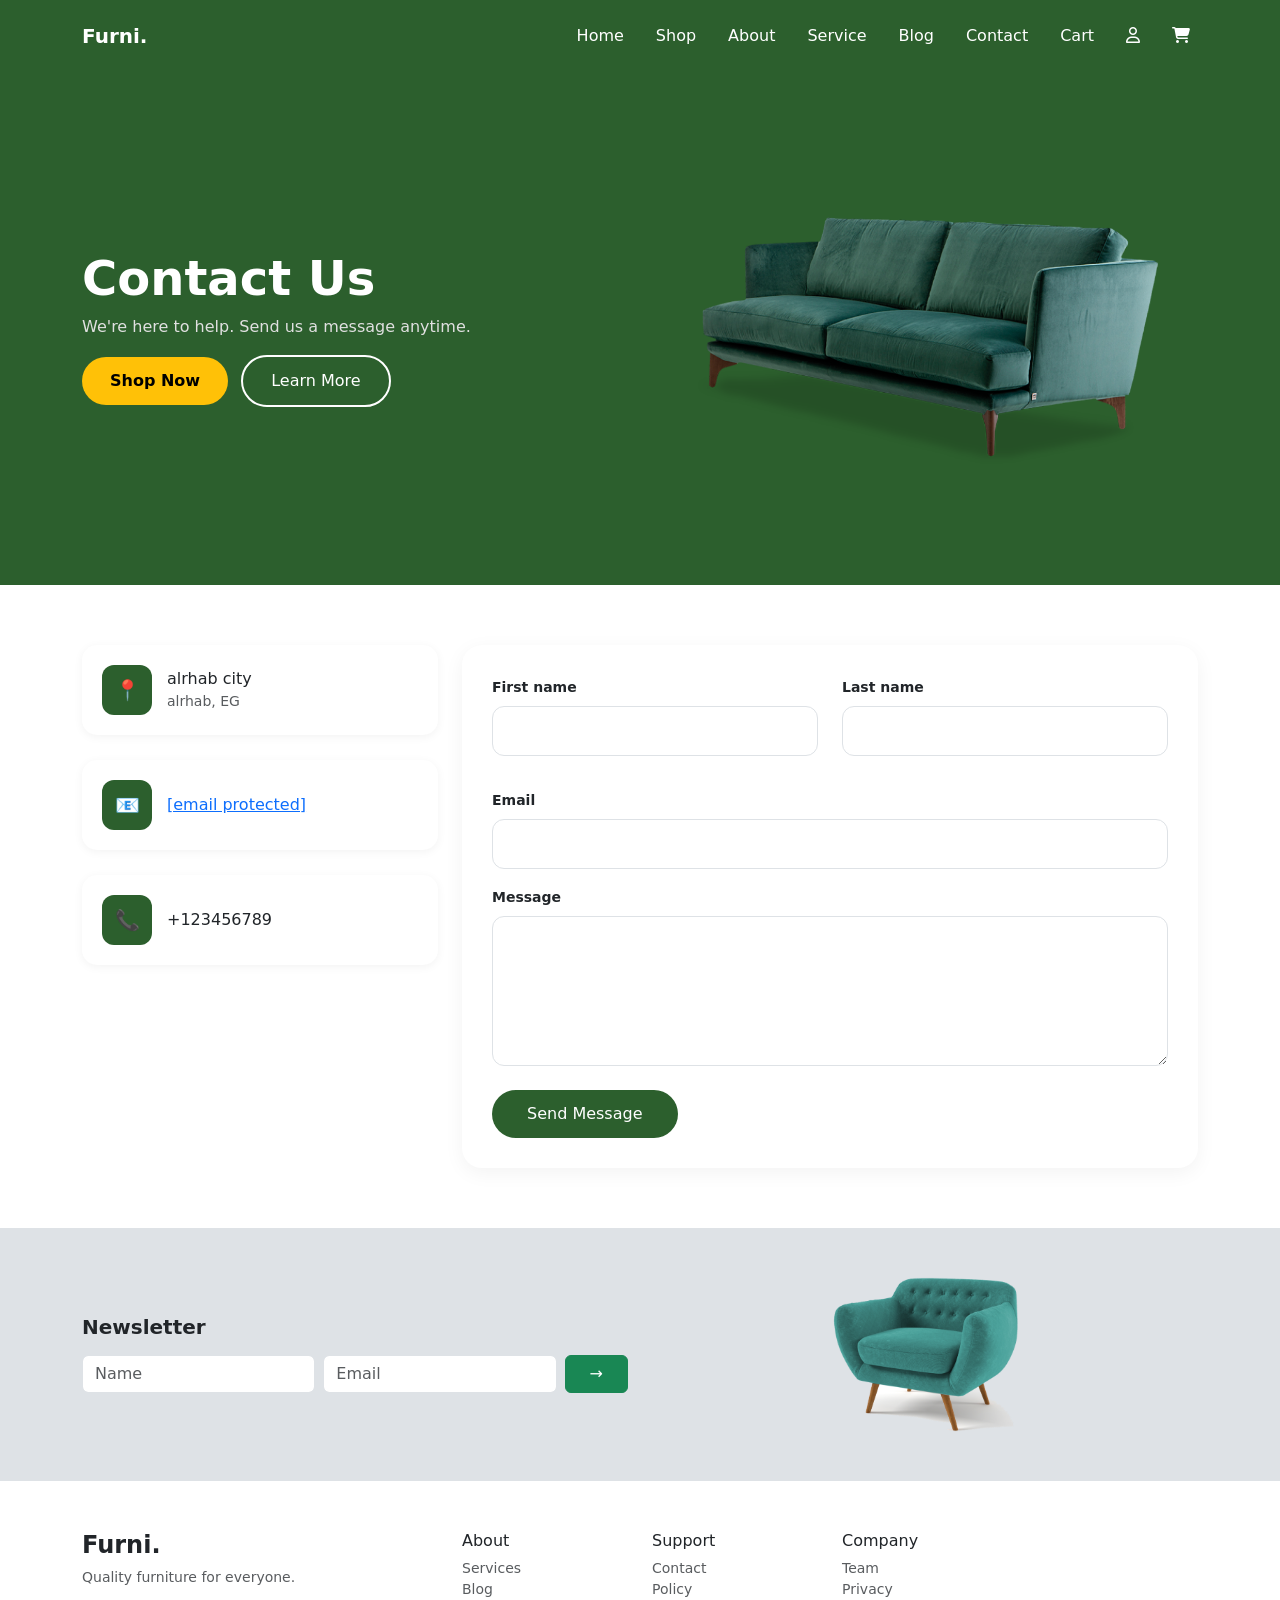
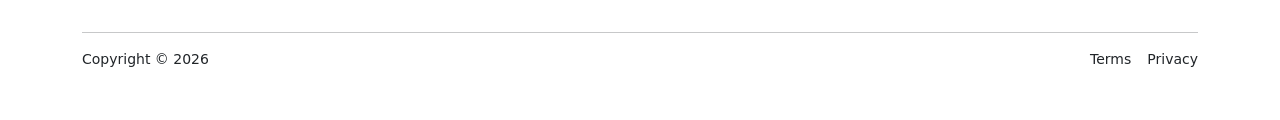
<file: contact.html>
<!DOCTYPE html>
<html lang="en">
<head>
    <meta charset="UTF-8">
    <meta name="viewport" content="width=device-width, initial-scale=1.0">
    <title>Furni - Premium Furniture</title>
    <link rel="stylesheet" href="https://cdnjs.cloudflare.com/ajax/libs/font-awesome/6.4.2/css/all.min.css">

    <link href="https://cdn.jsdelivr.net/npm/bootstrap@5.3.2/dist/css/bootstrap.min.css" rel="stylesheet">
   <link rel="stylesheet" href="style.css">
</head>
<body>
    <nav class="navbar navbar-expand-lg nv py-3">
        <div class="container">
            <a class="navbar-brand nb fw-bold" href="#">Furni.</a>
            <button class="navbar-toggler bg-light" type="button" data-bs-toggle="collapse" data-bs-target="#mnu">
                <span class="navbar-toggler-icon"></span>
            </button>
            <div class="collapse navbar-collapse" id="mnu">
                <ul class="navbar-nav ms-auto gap-3">
                    <li class="nav-item"><a class="nav-link nvl" href="index.html">Home</a></li>
                    <li class="nav-item"><a class="nav-link nvl" href="shop.html">Shop</a></li>
                    <li class="nav-item"><a class="nav-link nvl" href="about.html">About</a></li>
                    <li class="nav-item"><a class="nav-link nvl" href="service.html">Service</a></li>

                    <li class="nav-item"><a class="nav-link nvl" href="blog.html">Blog</a></li>
                    <li class="nav-item"><a class="nav-link nvl" href="contact.html">Contact</a></li>
                    <li class="nav-item"><a class="nav-link nvl" href="cart.html">Cart</a></li>
   <li class="nav-item"><a class="nav-link nvl" href="checkout.html"><i class="fa-regular fa-user"></i></a></li>         
   <li class="nav-item"><a class="nav-link nvl" href="order.html"><i class="fa-solid fa-cart-shopping"></i></a></li>                </ul>
            </div>
        </div>
    </nav>

    <section class="bnr">
        <div class="container">
            <div class="row align-items-center">
                <div class="col-lg-6">
                    <h1>Contact Us</h1>
                    <p>We're here to help. Send us a message anytime.</p>
                    <button class="btn1 me-2">Shop Now</button>
                    <button class="btn2">Learn More</button>
                </div>
                <div class="col-lg-6 text-center">
                    <img src="Images/couch.png" class="img-fluid" alt="sofa" style="max-width: 90%;">
                </div>
            </div>
        </div>
    </section>

    <section class="cnt-sec">
        <div class="container">
            <div class="row">
                <div class="col-md-4">
                    <div class="infbx">
                        <div class="icn">📍</div>
                        <div>
                            <div>alrhab city</div>
                            <div class="small text-muted">alrhab, EG</div>
                        </div>
                    </div>
                    <div class="infbx">
                        <div class="icn">📧</div>
                        <div><a href="/cdn-cgi/l/email-protection" class="__cf_email__" data-cfemail="dcbfb3b2a8bdbfa89cb1b3b4b4bdb1b9b8f2bfb3b1">[email&#160;protected]</a></div>
                    </div>
                    <div class="infbx">
                        <div class="icn">📞</div>
                        <div>+123456789</div>
                    </div>
                </div>
                <div class="col-md-8">
                    <div class="frm">
                        <form>
                            <div class="row mb-3">
                                <div class="col-md-6 mb-3">
                                    <label class="form-label small fw-bold">First name</label>
                                    <input type="text" class="form-control">
                                </div>
                                <div class="col-md-6 mb-3">
                                    <label class="form-label small fw-bold">Last name</label>
                                    <input type="text" class="form-control">
                                </div>
                            </div>
                            <div class="mb-3">
                                <label class="form-label small fw-bold">Email</label>
                                <input type="email" class="form-control">
                            </div>
                            <div class="mb-4">
                                <label class="form-label small fw-bold">Message</label>
                                <textarea class="form-control"></textarea>
                            </div>
                            <button type="submit" class="btnsnd">Send Message</button>
                        </form>
                    </div>
                </div>
            </div>
        </div>
    </section>

    <section class="nl">
        <div class="container">
            <div class="row align-items-center">
                <div class="col-md-6">
                    <h5 class="fw-bold mb-3">Newsletter</h5>
                    <div class="d-flex gap-2">
                        <input type="text" class="form-control" placeholder="Name">
                        <input type="email" class="form-control" placeholder="Email">
                        <button class="btn btn-success px-4">→</button>
                    </div>
                </div>
                <div class="col-md-6 text-center">
                    <img src="Images/sofa.png" width="200">
                </div>
            </div>
        </div>
    </section>

    <footer class="ftr">
        <div class="container">
            <div class="row">
                <div class="col-md-4">
                    <h4 class="fw-bold">Furni.</h4>
                    <p class="text-muted small">Quality furniture for everyone.</p>
                </div>
                <div class="col-md-2"><h6>About</h6><ul class="list-unstyled text-muted small"><li>Services</li><li>Blog</li></ul></div>
                <div class="col-md-2"><h6>Support</h6><ul class="list-unstyled text-muted small"><li>Contact</li><li>Policy</li></ul></div>
                <div class="col-md-2"><h6>Company</h6><ul class="list-unstyled text-muted small"><li>Team</li><li>Privacy</li></ul></div>
            </div>
            <hr>
            <div class="d-flex justify-content-between small">
                <span>Copyright © 2026</span>
                <div><span class="me-3">Terms</span><span>Privacy</span></div>
            </div>
        </div>
        <!-- by Mohamed Abdelrahim -->
    </footer>
</file>
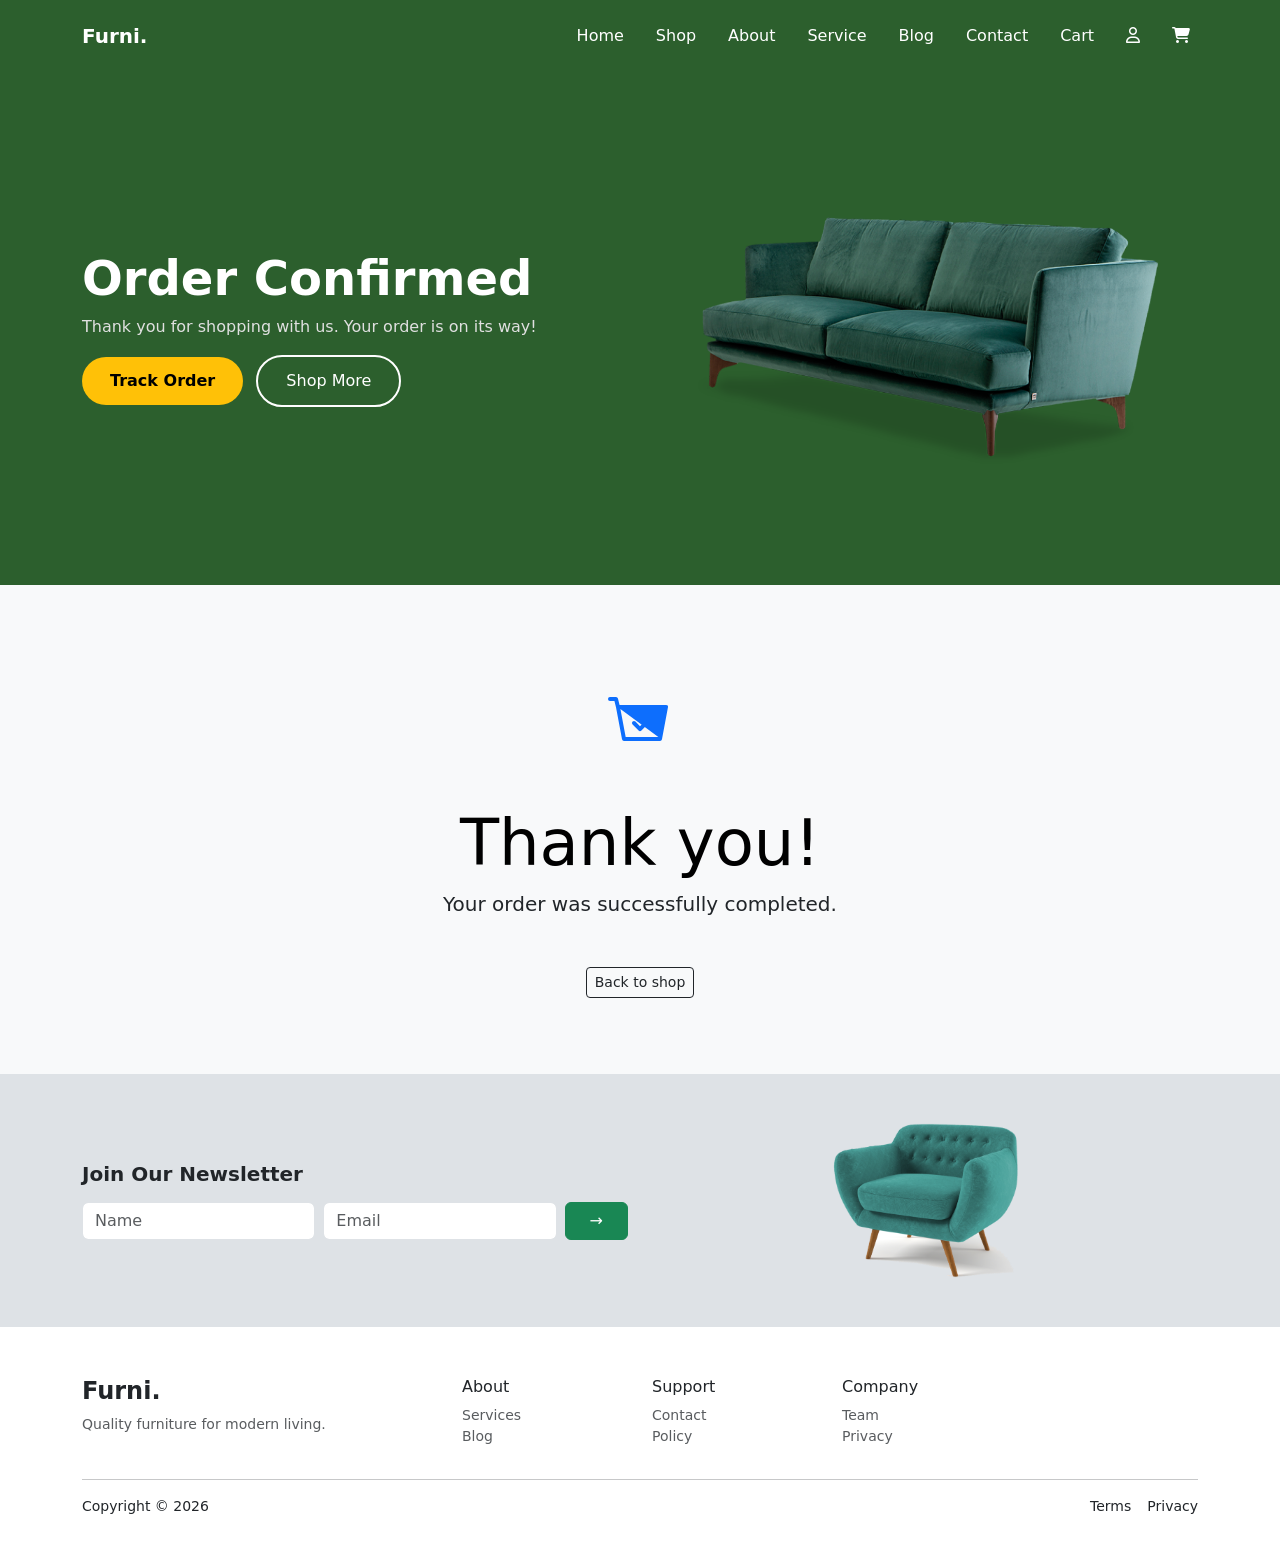
<file: order.html>
<!DOCTYPE html>
<html lang="en">
<head>
    <meta charset="UTF-8">
    <meta name="viewport" content="width=device-width, initial-scale=1.0">
    <title>Furni. - Premium Furniture</title>
    <link rel="stylesheet" href="https://cdnjs.cloudflare.com/ajax/libs/font-awesome/6.4.2/css/all.min.css">

    <link href="https://cdn.jsdelivr.net/npm/bootstrap@5.3.2/dist/css/bootstrap.min.css" rel="stylesheet">
    <link rel="stylesheet" href="style.css">
</head>
<body>
    <nav class="navbar navbar-expand-lg nv py-3">
        <div class="container">
            <a class="navbar-brand nb fw-bold" href="#">Furni.</a>
            <button class="navbar-toggler bg-light" type="button" data-bs-toggle="collapse" data-bs-target="#mnu">
                <span class="navbar-toggler-icon"></span>
            </button>
            <div class="collapse navbar-collapse" id="mnu">
                <ul class="navbar-nav ms-auto gap-3">
                    <li class="nav-item"><a class="nav-link nvl" href="index.html">Home</a></li>
                    <li class="nav-item"><a class="nav-link nvl" href="shop.html">Shop</a></li>
                    <li class="nav-item"><a class="nav-link nvl" href="about.html">About</a></li>
                    <li class="nav-item"><a class="nav-link nvl" href="service.html">Service</a></li>

                    <li class="nav-item"><a class="nav-link nvl" href="blog.html">Blog</a></li>
                    <li class="nav-item"><a class="nav-link nvl" href="contact.html">Contact</a></li>
                    <li class="nav-item"><a class="nav-link nvl" href="cart.html">Cart</a></li>
   <li class="nav-item"><a class="nav-link nvl" href="checkout.html"><i class="fa-regular fa-user"></i></a></li>              
   <li class="nav-item"><a class="nav-link nvl" href="order.html"><i class="fa-solid fa-cart-shopping"></i></a></li>                </ul>
            </div>
        </div>
    </nav>
     <section class="bnr">
        <div class="container">
            <div class="row align-items-center">
                <div class="col-lg-6">
                    <h1>Order Confirmed</h1>
                    <p>Thank you for shopping with us. Your order is on its way!</p>
                    <button class="btn1 me-2">Track Order</button>
                    <button class="btn2">Shop More</button>
                </div>
                <div class="col-lg-6 text-center">
                    <img src="Images/couch.png" class="img-fluid" alt="sofa" style="max-width: 90%;">
                </div>
            </div>
        </div>
    </section>
    <div class="untree_co-section">
<div class="container">
<div class="row">
<div class="col-md-12 text-center pt-5">
<span class="display-3 thankyou-icon text-primary">
<svg width="1em" height="1em" viewBox="0 0 16 16" class="bi bi-cart-check mb-5"
fill="currentColor" xmlns="http://www.w3.org/2000/svg">
<path fill-rule="evenodd"
d="M11.354 5.646a.5.5 0 0 1 0 .708l-3 3a.5.5 0 0 1-.708 0l-1.5-1.5a.5.5 0 1 1 .708-.708L8
8.293l2.646-2.647a.5.5 0 0 1 .708 0z"/>
<path fill-rule="evenodd"
d="M0 1.5A.5.5 0 0 1 .5 1H2a.5.5 0 0 1 .485.379L2.89 3H14.5a.5.5 0 0 1 .491.592l-1.5 8A.5.5 0 0
1 13 12H4a.5.5 0 0 1-.491-.408L2.01 3.607 1.61 2H.5a.5.5 0 0 1-.5-.5zM3.102 4l1.313 7h8.17l1.313-
7H3.102zM5 12a2 2 0 1 0 0 4 2 2 0 0 0 0-4zm7 0a2 2 0 1 0 0 4 2 2 0 0 0 0-4zm-7 1a1 1 0 1 0 0 2 1 1 0 0 0 0-
2zm7 0a1 1 0 1 0 0 2 1 1 0 0 0 0-2z"/>
</svg>
</span>
<h2 class="display-3 text-black">Thank you!</h2>
<p class="lead mb-5">Your order was successfully completed.</p>
<p><a href="shop.html" class="btn btn-sm btn-outline-dark">Back to shop</a></p>
</div>
</div>
</div>
</div>

    <section class="nl">
        <div class="container">
            <div class="row align-items-center">
                <div class="col-md-6">
                    <h5 class="fw-bold mb-3">Join Our Newsletter</h5>
                    <div class="d-flex gap-2">
                        <input type="text" class="form-control" placeholder="Name">
                        <input type="email" class="form-control" placeholder="Email">
                        <button class="btn btn-success px-4">→</button>
                    </div>
                </div>
                <div class="col-md-6 text-center">
                    <img src="Images/sofa.png" width="200">
                </div>
            </div>
        </div>
    </section>

    <footer class="ftr">
        <div class="container">
            <div class="row">
                <div class="col-md-4">
                    <h4 class="fw-bold">Furni.</h4>
                    <p class="text-muted small">Quality furniture for modern living.</p>
                </div>
                <div class="col-md-2"><h6>About</h6><ul class="list-unstyled text-muted small"><li>Services</li><li>Blog</li></ul></div>
                <div class="col-md-2"><h6>Support</h6><ul class="list-unstyled text-muted small"><li>Contact</li><li>Policy</li></ul></div>
                <div class="col-md-2"><h6>Company</h6><ul class="list-unstyled text-muted small"><li>Team</li><li>Privacy</li></ul></div>
            </div>
            <hr>
            <div class="d-flex justify-content-between small">
                <span>Copyright © 2026</span>
                <!-- by Mohamed Abdelrahim -->
                <div><span class="me-3">Terms</span><span>Privacy</span></div>
            </div>
        </div>
    </footer>

    <script src="https://cdn.jsdelivr.net/npm/bootstrap@5.3.2/dist/js/bootstrap.bundle.min.js"></script>
</body>
</html>
</file>
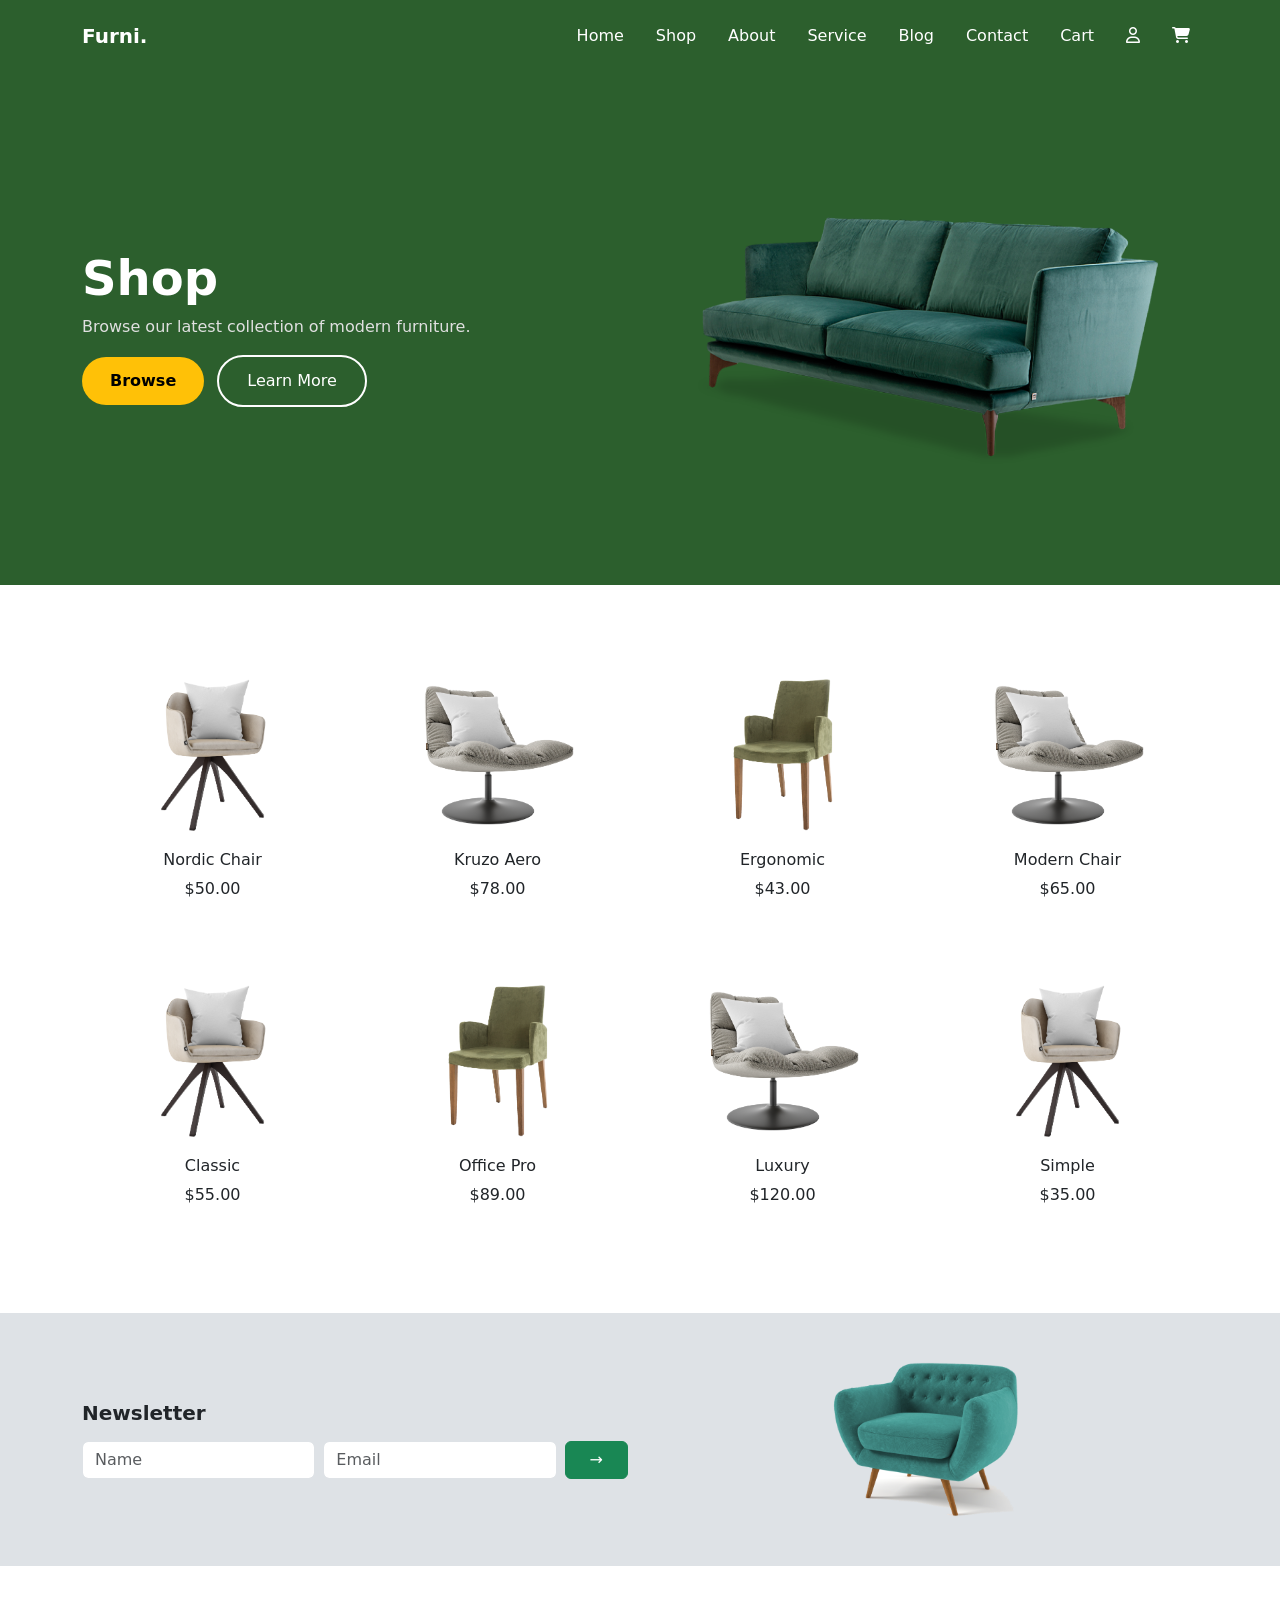
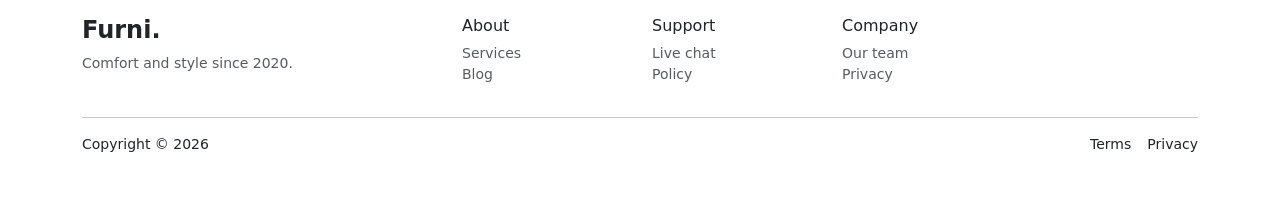
<file: shop.html>
<!DOCTYPE html>
<html lang="en">
<head>
    <meta charset="UTF-8">
    <meta name="viewport" content="width=device-width, initial-scale=1.0">
    <title>Furni - Premium Furniture</title>
    <link rel="stylesheet" href="https://cdnjs.cloudflare.com/ajax/libs/font-awesome/6.4.2/css/all.min.css">

    <link href="https://cdn.jsdelivr.net/npm/bootstrap@5.3.2/dist/css/bootstrap.min.css" rel="stylesheet">
    <link rel="stylesheet" href="style.css">
</head>
<body>
    <nav class="navbar navbar-expand-lg nv py-3">
        <div class="container">
            <a class="navbar-brand nb fw-bold" href="#">Furni.</a>
            <button class="navbar-toggler bg-light" type="button" data-bs-toggle="collapse" data-bs-target="#mnu">
                <span class="navbar-toggler-icon"></span>
            </button>
            <div class="collapse navbar-collapse" id="mnu">
                <ul class="navbar-nav ms-auto gap-3">
                    <li class="nav-item"><a class="nav-link nvl" href="index.html">Home</a></li>
                    <li class="nav-item"><a class="nav-link nvl" href="shop.html">Shop</a></li>
                    <li class="nav-item"><a class="nav-link nvl" href="about.html">About</a></li>
                    <li class="nav-item"><a class="nav-link nvl" href="service.html">Service</a></li>

                    <li class="nav-item"><a class="nav-link nvl" href="blog.html">Blog</a></li>
                    <li class="nav-item"><a class="nav-link nvl" href="contact.html">Contact</a></li>
                    <li class="nav-item"><a class="nav-link nvl" href="cart.html">Cart</a></li>
   <li class="nav-item"><a class="nav-link nvl" href="checkout.html"><i class="fa-regular fa-user"></i></a></li>              
   <li class="nav-item"><a class="nav-link nvl" href="order.html"><i class="fa-solid fa-cart-shopping"></i></a></li>                </ul>
            </div>
        </div>
    </nav>

    <section class="bnr">
        <div class="container">
            <div class="row align-items-center">
                <div class="col-lg-6">
                    <h1>Shop</h1>
                    <p>Browse our latest collection of modern furniture.</p>
                    <button class="btn1 me-2">Browse</button>
                    <button class="btn2">Learn More</button>
                </div>
                <div class="col-lg-6 text-center">
                    <img src="Images/couch.png" class="img-fluid" alt="sofa" style="max-width: 90%;">
                </div>
            </div>
        </div>
    </section>

    <section class="prdct-grd">
        <div class="container">
            <div class="row g-4">
                <div class="col-lg-3 col-md-4 col-6"><div class="prd-itm"><img src="Images/product-1.png"><h6>Nordic Chair</h6><p>$50.00</p></div></div>
                <div class="col-lg-3 col-md-4 col-6"><div class="prd-itm"><img src="Images/product-2.png"><h6>Kruzo Aero</h6><p>$78.00</p></div></div>
                <div class="col-lg-3 col-md-4 col-6"><div class="prd-itm"><img src="Images/product-3.png"><h6>Ergonomic</h6><p>$43.00</p></div></div>
                <div class="col-lg-3 col-md-4 col-6"><div class="prd-itm"><img src="Images/product-2.png"><h6>Modern Chair</h6><p>$65.00</p></div></div>
                <div class="col-lg-3 col-md-4 col-6"><div class="prd-itm"><img src="Images/product-1.png"><h6>Classic</h6><p>$55.00</p></div></div>
                <div class="col-lg-3 col-md-4 col-6"><div class="prd-itm"><img src="Images/product-3.png"><h6>Office Pro</h6><p>$89.00</p></div></div>
                <div class="col-lg-3 col-md-4 col-6"><div class="prd-itm"><img src="Images/product-2.png"><h6>Luxury</h6><p>$120.00</p></div></div>
                <div class="col-lg-3 col-md-4 col-6"><div class="prd-itm"><img src="Images/product-1.png"><h6>Simple</h6><p>$35.00</p></div></div>
            </div>
        </div>
    </section>

    <section class="nl">
        <div class="container">
            <div class="row align-items-center">
                <div class="col-md-6">
                    <h5 class="fw-bold mb-3">Newsletter</h5>
                    <div class="d-flex gap-2">
                        <input type="text" class="form-control" placeholder="Name">
                        <input type="email" class="form-control" placeholder="Email">
                        <button class="btn btn-success px-4">→</button>
                    </div>
                </div>
                <div class="col-md-6 text-center">
                    <img src="Images/sofa.png" width="200">
                </div>
            </div>
        </div>
    </section>

    <footer class="ftr">
        <div class="container">
            <div class="row">
                <div class="col-md-4">
                    <h4 class="fw-bold">Furni.</h4>
                    <p class="text-muted small">Comfort and style since 2020.</p>
                </div>
                <div class="col-md-2"><h6>About</h6><ul class="list-unstyled text-muted small"><li>Services</li><li>Blog</li></ul></div>
                <div class="col-md-2"><h6>Support</h6><ul class="list-unstyled text-muted small"><li>Live chat</li><li>Policy</li></ul></div>
                <div class="col-md-2"><h6>Company</h6><ul class="list-unstyled text-muted small"><li>Our team</li><li>Privacy</li></ul></div>
            </div>
            <hr>
            <div class="d-flex justify-content-between small">
                <span>Copyright © 2026</span>
                <!-- Mohamed Abdelrahim -->
                <div><span class="me-3">Terms</span><span>Privacy</span></div>
            </div>
        </div>
    </footer>
    <script src="https://cdn.jsdelivr.net/npm/bootstrap@5.3.2/dist/js/bootstrap.bundle.min.js"></script>
</body>
</html>
</file>
<file: style.css>
.nv {
    background: #2c5f2d;
}

.nv .nvl,
.nv .nb {
    color: #fff !important;
    font-weight: 500;
}

.nv .nvl:hover {
    color: #ffc107 !important;
}

.bnr {
    background: #2c5f2d;
    color: #fff;
    padding: 80px 0;
}

.bnr h1 {
    font-size: 48px;
    font-weight: 700;
}

.bnr p {
    color: #e0e0e0;
}

.btn1 {
    background: #ffc107;
    border: none;
    padding: 12px 28px;
    border-radius: 40px;
    font-weight: 600;
    transition: 0.2s;
}

.btn1:hover {
    background: #e0a800;
}

.btn2 {
    border: 2px solid #fff;
    color: #fff;
    border-radius: 40px;
    padding: 12px 28px;
    background: transparent;
    font-weight: 500;
    transition: 0.2s;
}

.btn2:hover {
    background: #fff;
    color: #2c5f2d;
}

.btndark {
    background: #2c5f2d;
    color: #fff;
    border: none;
    padding: 10px 25px;
    border-radius: 40px;
    font-weight: 500;
    transition: 0.2s;
}

.btndark:hover {
    background: #1e4a1e;
    color: #fff;
}

.btnsnd {
    background: #2c5f2d;
    color: #fff;
    border: none;
    padding: 12px 35px;
    border-radius: 40px;
    font-weight: 500;
    transition: 0.2s;
}

.btnsnd:hover {
    background: #1e4a1e;
}

.btnchk {
    background: #2c5f2d;
    color: #fff;
    width: 100%;
    border: none;
    padding: 15px;
    border-radius: 40px;
    font-weight: 600;
    margin-top: 20px;
    transition: 0.2s;
}

.btnchk:hover {
    background: #1e4a1e;
}

.prd {
    padding: 70px 0;
}

.prdcrd {
    text-align: center;
    transition: 0.2s;
    border: 1px solid #eee;
    padding: 20px;
    border-radius: 20px;
    background: #fff;
}

.prdcrd:hover {
    transform: scale(1.02);
    box-shadow: 0 5px 15px rgba(0, 0, 0, 0.1);
}

.prdcrd img {
    width: 180px;
    margin-bottom: 15px;
}

.prd-itm {
    text-align: center;
    background: #fff;
    padding: 20px;
    border-radius: 20px;
    transition: 0.2s;
}

.prd-itm:hover {
    box-shadow: 0 8px 20px rgba(0, 0, 0, 0.1);
}

.prd-itm img {
    max-width: 150px;
    margin-bottom: 15px;
}

.wy {
    padding: 70px 0;
    background: #f9f9f9;
}

.abt-feat {
    padding: 70px 0;
}

.ficn {
    width: 45px;
    height: 45px;
    background: #ffc107;
    border-radius: 50%;
    display: flex;
    align-items: center;
    justify-content: center;
    margin-bottom: 15px;
    font-weight: bold;
}

.tst {
    background: #e9ecef;
    padding: 50px 0;
}

.crl-prev,
.crl-next {
    background-color: #333;
    border-radius: 50%;
    width: 40px;
    height: 40px;
}

.blg img {
    border-radius: 20px;
}

.blg-sec {
    padding: 70px 0;
}

.blgcrd {
    margin-bottom: 30px;
    background: #fff;
    border-radius: 20px;
    padding: 15px;
    transition: 0.2s;
}

.blgcrd:hover {
    transform: translateY(-5px);
    box-shadow: 0 10px 20px rgba(0, 0, 0, 0.1);
}

.blgimg {
    width: 100%;
    height: 220px;
    object-fit: cover;
    border-radius: 15px;
    margin-bottom: 15px;
}

.blgttl {
    font-size: 16px;
    font-weight: 600;
    margin-bottom: 8px;
}

.blgdt {
    font-size: 12px;
    color: #6c757d;
}

.tm {
    padding: 60px 0;
    background: #fff;
}

.tmcrd {
    text-align: left;
    padding: 20px;
    border-radius: 15px;
    transition: 0.2s;
}

.tmcrd:hover {
    background: #f1f3f2;
}

.tmcrd img {
    border-radius: 10px;
    width: 100%;
    margin-bottom: 15px;
}

.tmtl {
    font-weight: 600;
    margin-bottom: 5px;
}

.tmrl {
    font-size: 13px;
    color: #6c757d;
    margin-bottom: 10px;
}

.crt-sec {
    padding: 60px 0;
}

.crtbl {
    background: #fff;
    padding: 30px;
    border-radius: 20px;
    box-shadow: 0 5px 20px rgba(0, 0, 0, 0.05);
}

.crtbl td {
    vertical-align: middle;
    padding: 20px 0;
    border-bottom: 1px solid #eee;
}

.crtbl th {
    border-bottom: 2px solid #dee2e6;
    padding: 15px 0;
}

.prdimg {
    width: 80px;
    border-radius: 10px;
}

.qty {
    width: 50px;
    text-align: center;
    border: 1px solid #ddd;
    border-radius: 8px;
    padding: 5px;
    margin: 0 5px;
}

.qtybtn {
    cursor: pointer;
    color: #6c757d;
    text-decoration: none;
    font-size: 18px;
}

.rmv {
    cursor: pointer;
    color: #dc3545;
}

.coupn {
    display: flex;
    gap: 10px;
    align-items: center;
}

.coupn input {
    border-radius: 10px;
    border: 1px solid #ddd;
    padding: 10px;
    flex: 1;
}

.totalbx {
    background: #fff;
    padding: 25px;
    border-radius: 20px;
    box-shadow: 0 5px 20px rgba(0, 0, 0, 0.05);
}

.totalbx h5 {
    border-bottom: 2px solid #eee;
    padding-bottom: 15px;
    margin-bottom: 20px;
}

.totalrow {
    display: flex;
    justify-content: space-between;
    margin-bottom: 15px;
    font-weight: 500;
}

.cnt-sec {
    padding: 60px 0;
}

.infbx {
    display: flex;
    align-items: center;
    gap: 15px;
    margin-bottom: 25px;
    background: #fff;
    padding: 20px;
    border-radius: 15px;
    box-shadow: 0 2px 10px rgba(0, 0, 0, 0.05);
}

.icn {
    width: 50px;
    height: 50px;
    background: #2c5f2d;
    color: #fff;
    border-radius: 12px;
    display: flex;
    align-items: center;
    justify-content: center;
    font-size: 20px;
}

.frm {
    background: #fff;
    padding: 30px;
    border-radius: 20px;
    box-shadow: 0 5px 20px rgba(0, 0, 0, 0.05);
}

.frm .form-control {
    border-radius: 12px;
    padding: 12px;
    border: 1px solid #dee2e6;
}

.frm textarea {
    height: 150px;
}

.nl {
    background: #dee2e6;
    padding: 40px 0;
}

.ftr {
    background: #fff;
    padding: 50px 0;
}

@media (max-width: 768px) {
    .bnr {
        text-align: center;
    }
}
.why-choose-section {
padding: 7rem 0;
}
.why-choose-section .img-wrap {
position: relative;
}
.why-choose-section .img-wrap::before {
position: absolute;
content: "";
width: 255px;
height: 217px;
background-image: url("../images/dots-yellow.svg");
background-repeat: no-repeat;
background-size: contain;
transform: translate(-40%, -40%);
z-index: -1;
}
.why-choose-section .img-wrap img {
border-radius: 20px;
}
.feature {
margin-bottom: 30px;
}
.feature .icon{
display: inline-block;
position: relative;
margin-bottom: 20px;
}

.feature .icon::before{
content: "";
width: 33px;
height: 33px;
position: absolute;
background: rgba(59, 93, 80, 0.2);
border-radius: 50%;
right: -8px;
bottom: 0;
}

.feature h3{
font-size: 14px;
color: #2f2f2f;
}

.feature p{
font-size: 14px;
line-height: 22px;
color: #6a6a6a;
}
/* //// */
.product-section{
padding:80px 0;
}

.product-item{
text-align:center;
display:block;
text-decoration:none;
}

.product-title{
font-size:16px;
color:#2f2f2f;
}

.product-price{
color:#2f2f2f;
font-weight:bold;
}

.product-thumbnail{
margin-bottom:20px;
}
.footer-section{
padding:80px 0;
background:#f5f5f5;
}

.footer-section h4{
color:#3b5d50;
}

.footer-section ul{
list-style:none;
padding:0;
}

.footer-section li{
margin-bottom:10px;
}

.footer-section i{
margin-right:10px;
font-size:20px;
}
.untree_co-section{
    padding: 60px 0;
    background-color: #f8f9fa;
}
.prdct-grd {
    padding: 70px 0;
}

.prdct-grd .prd-itm img {
    width: 100%;
    max-width: 160px;
}

.product-section {
    padding: 80px 0;
}
</file>
